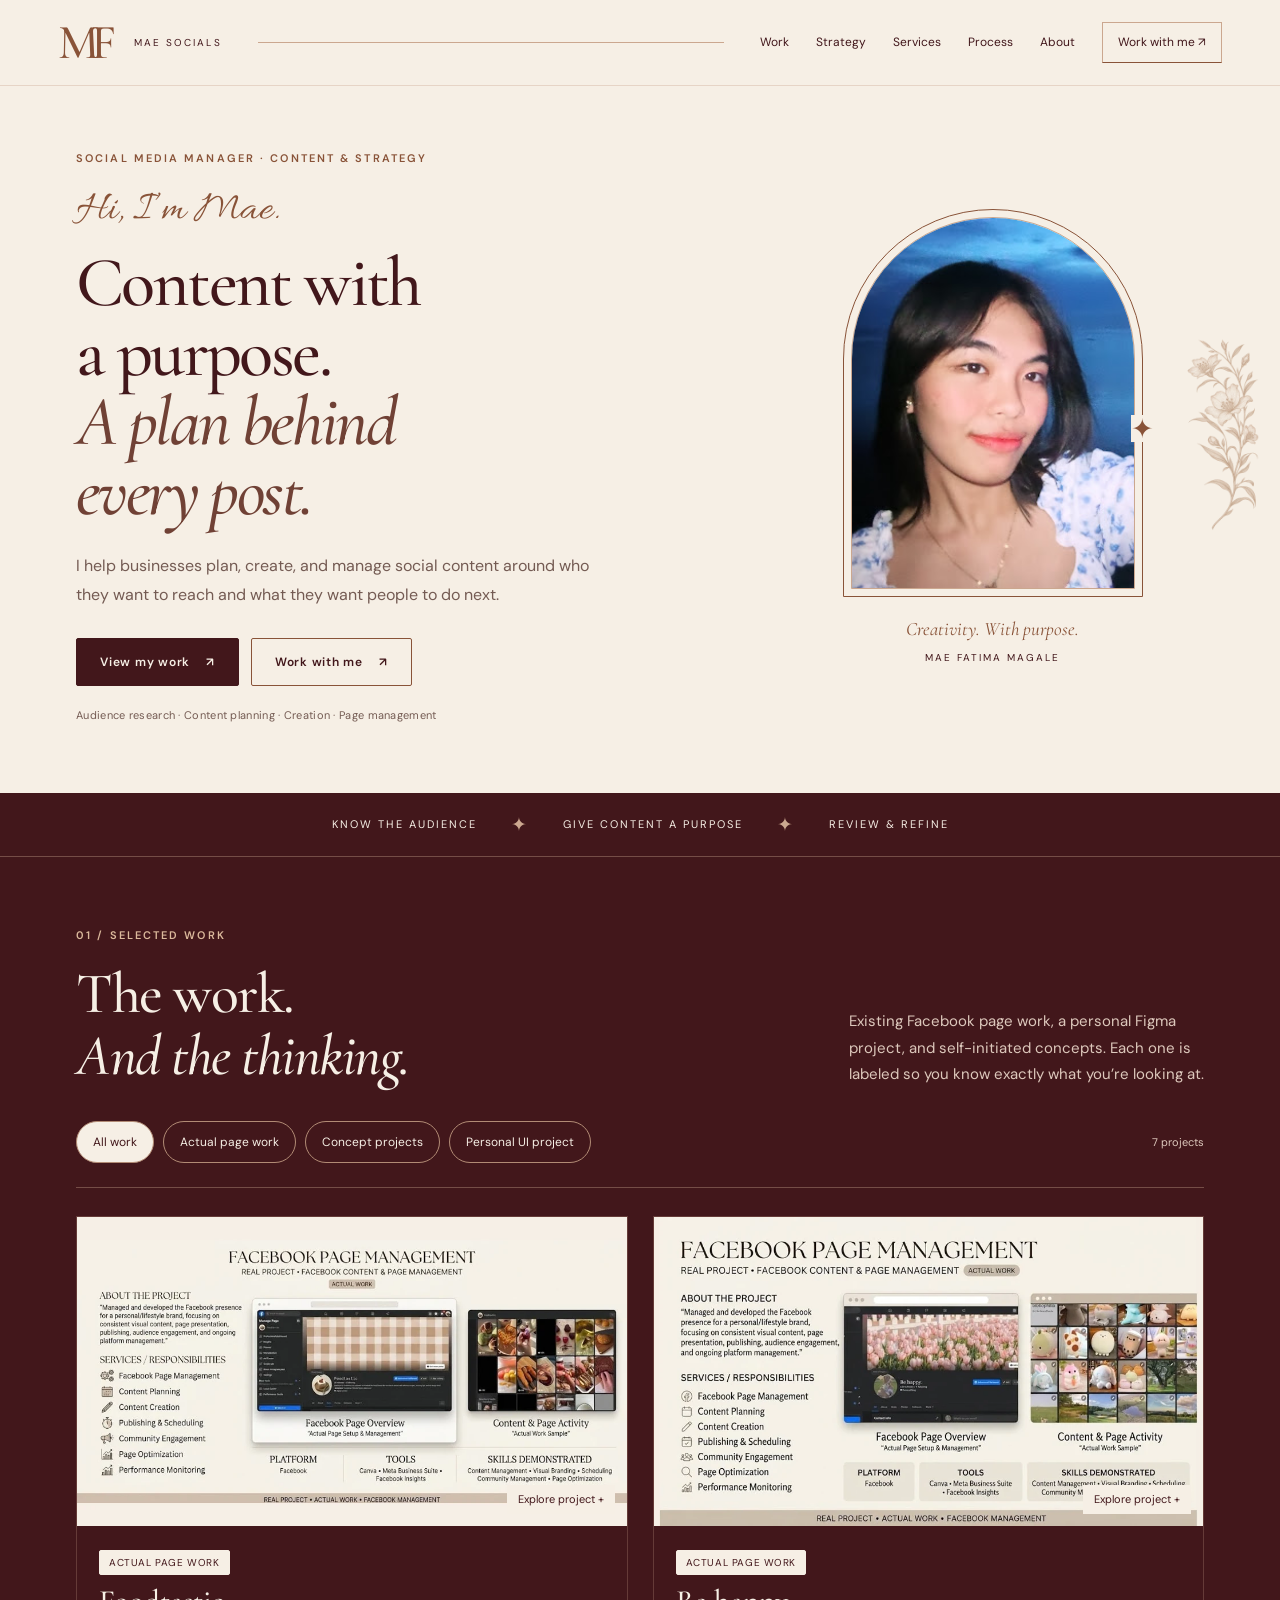
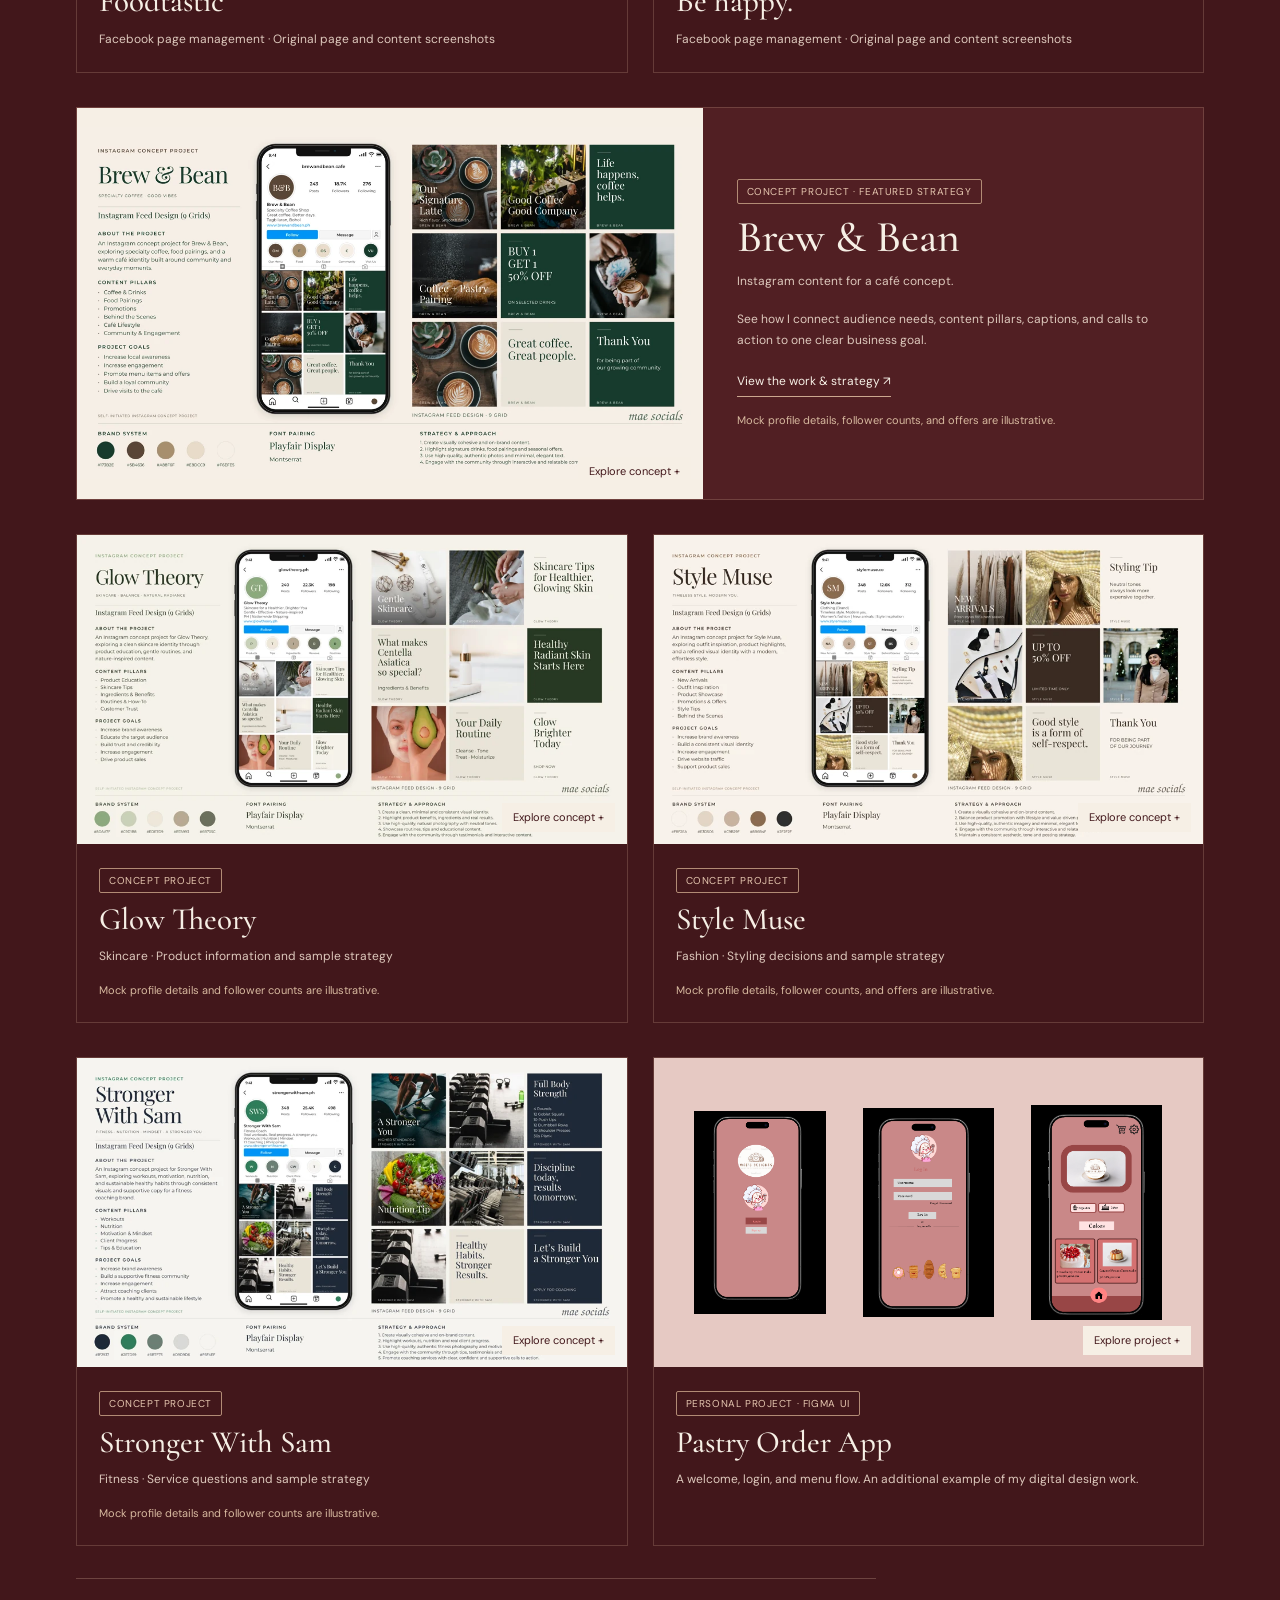
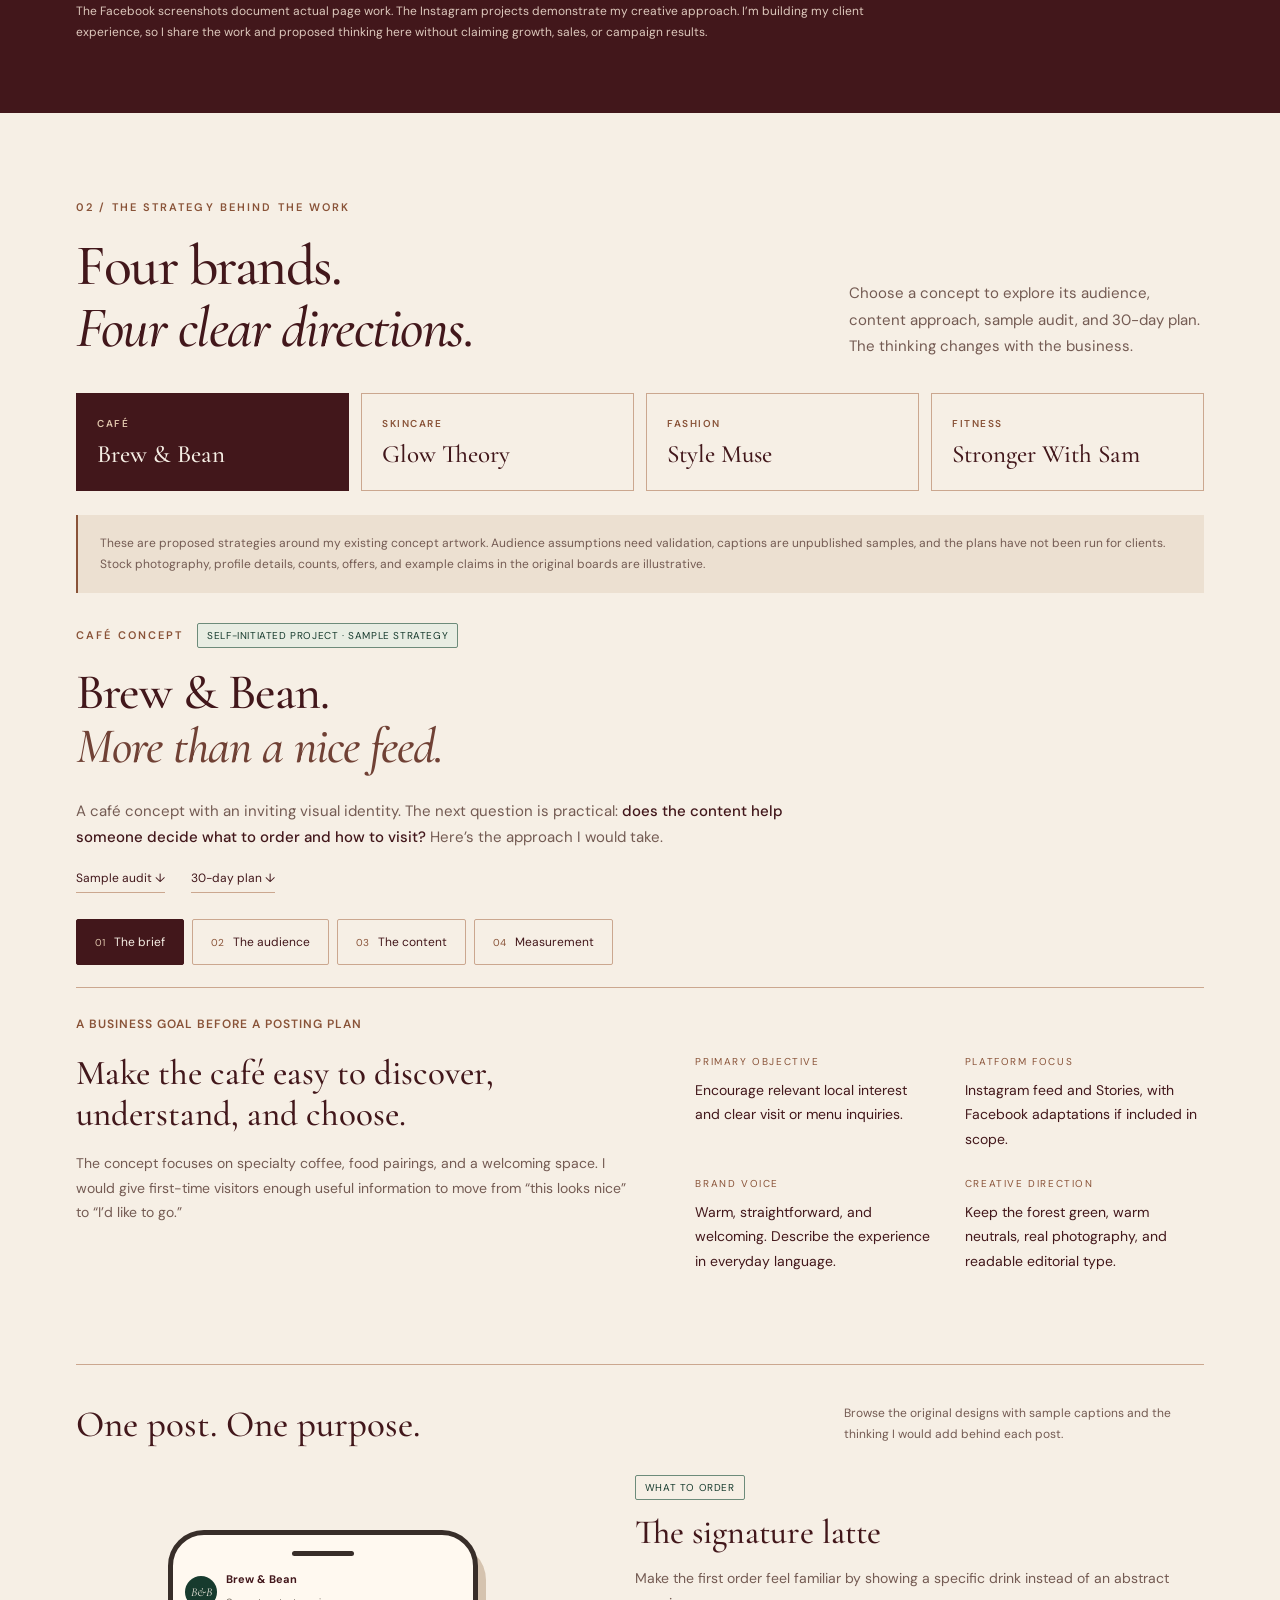
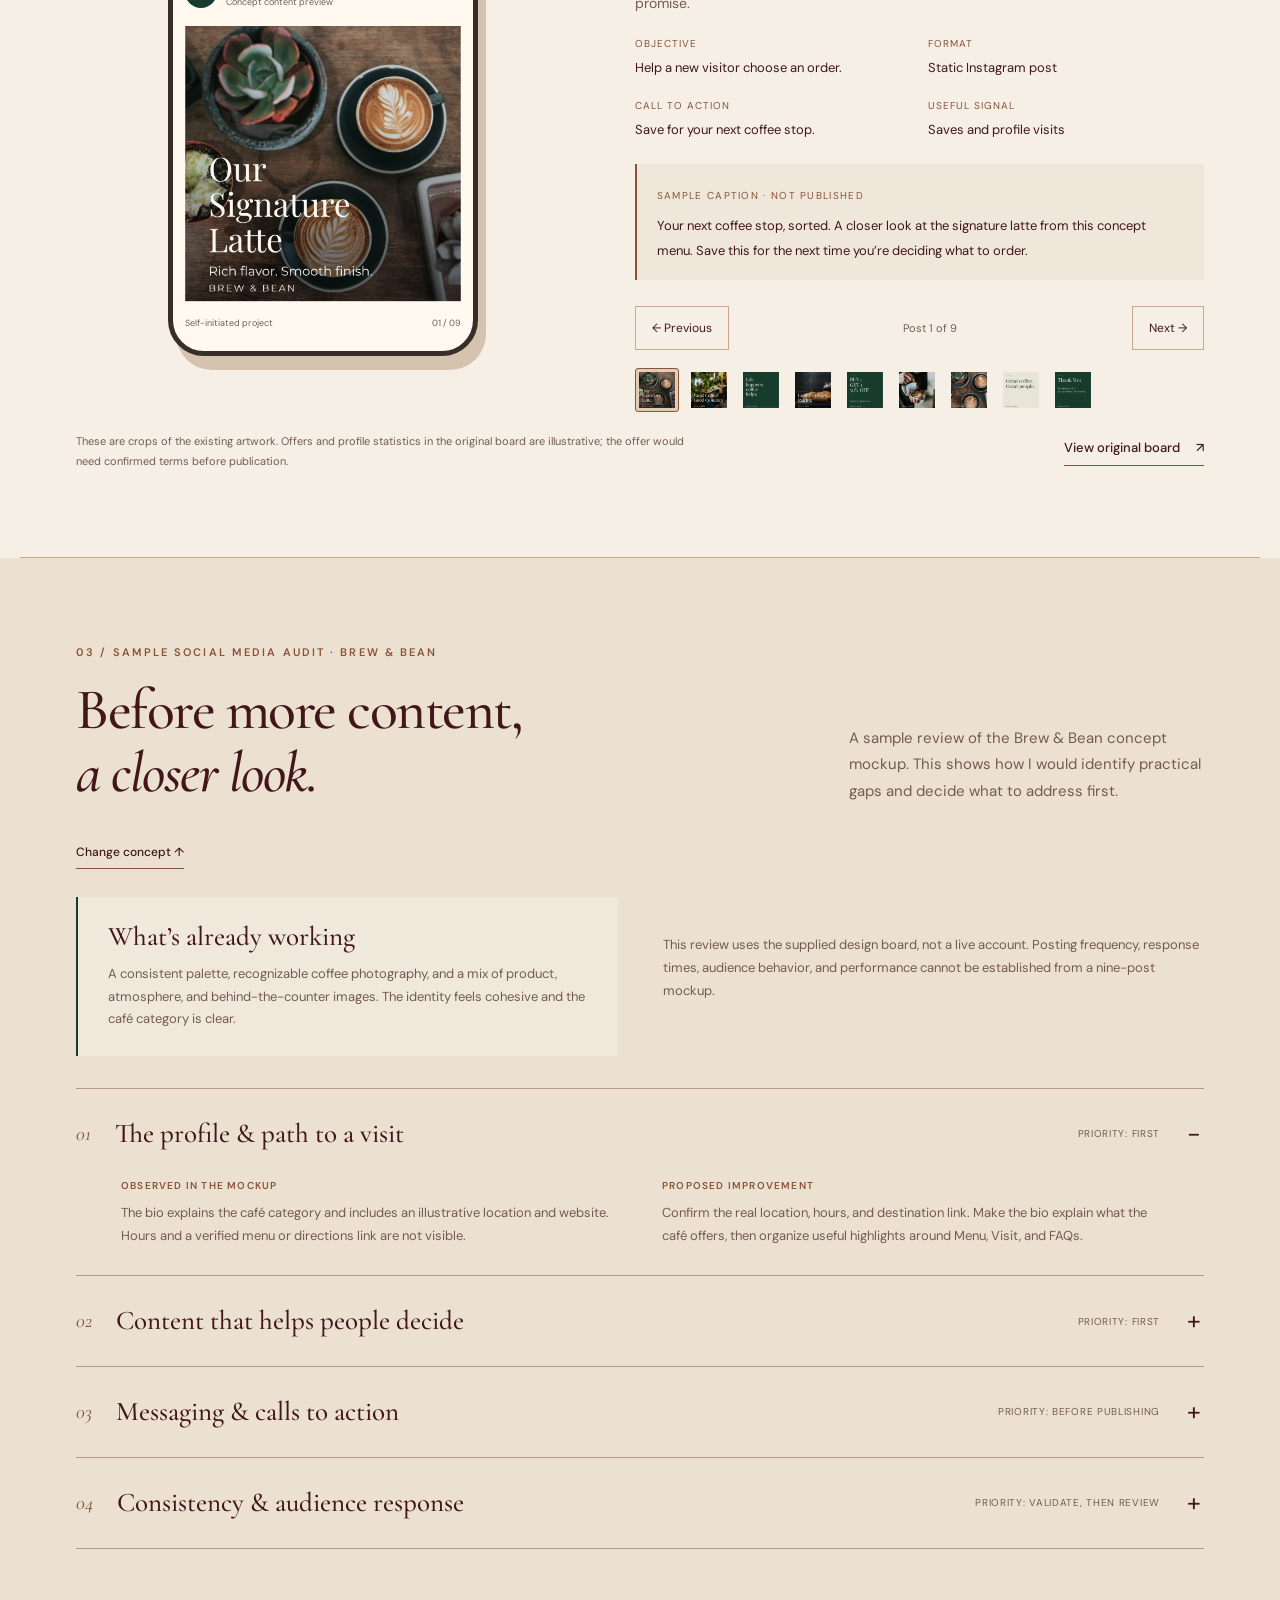
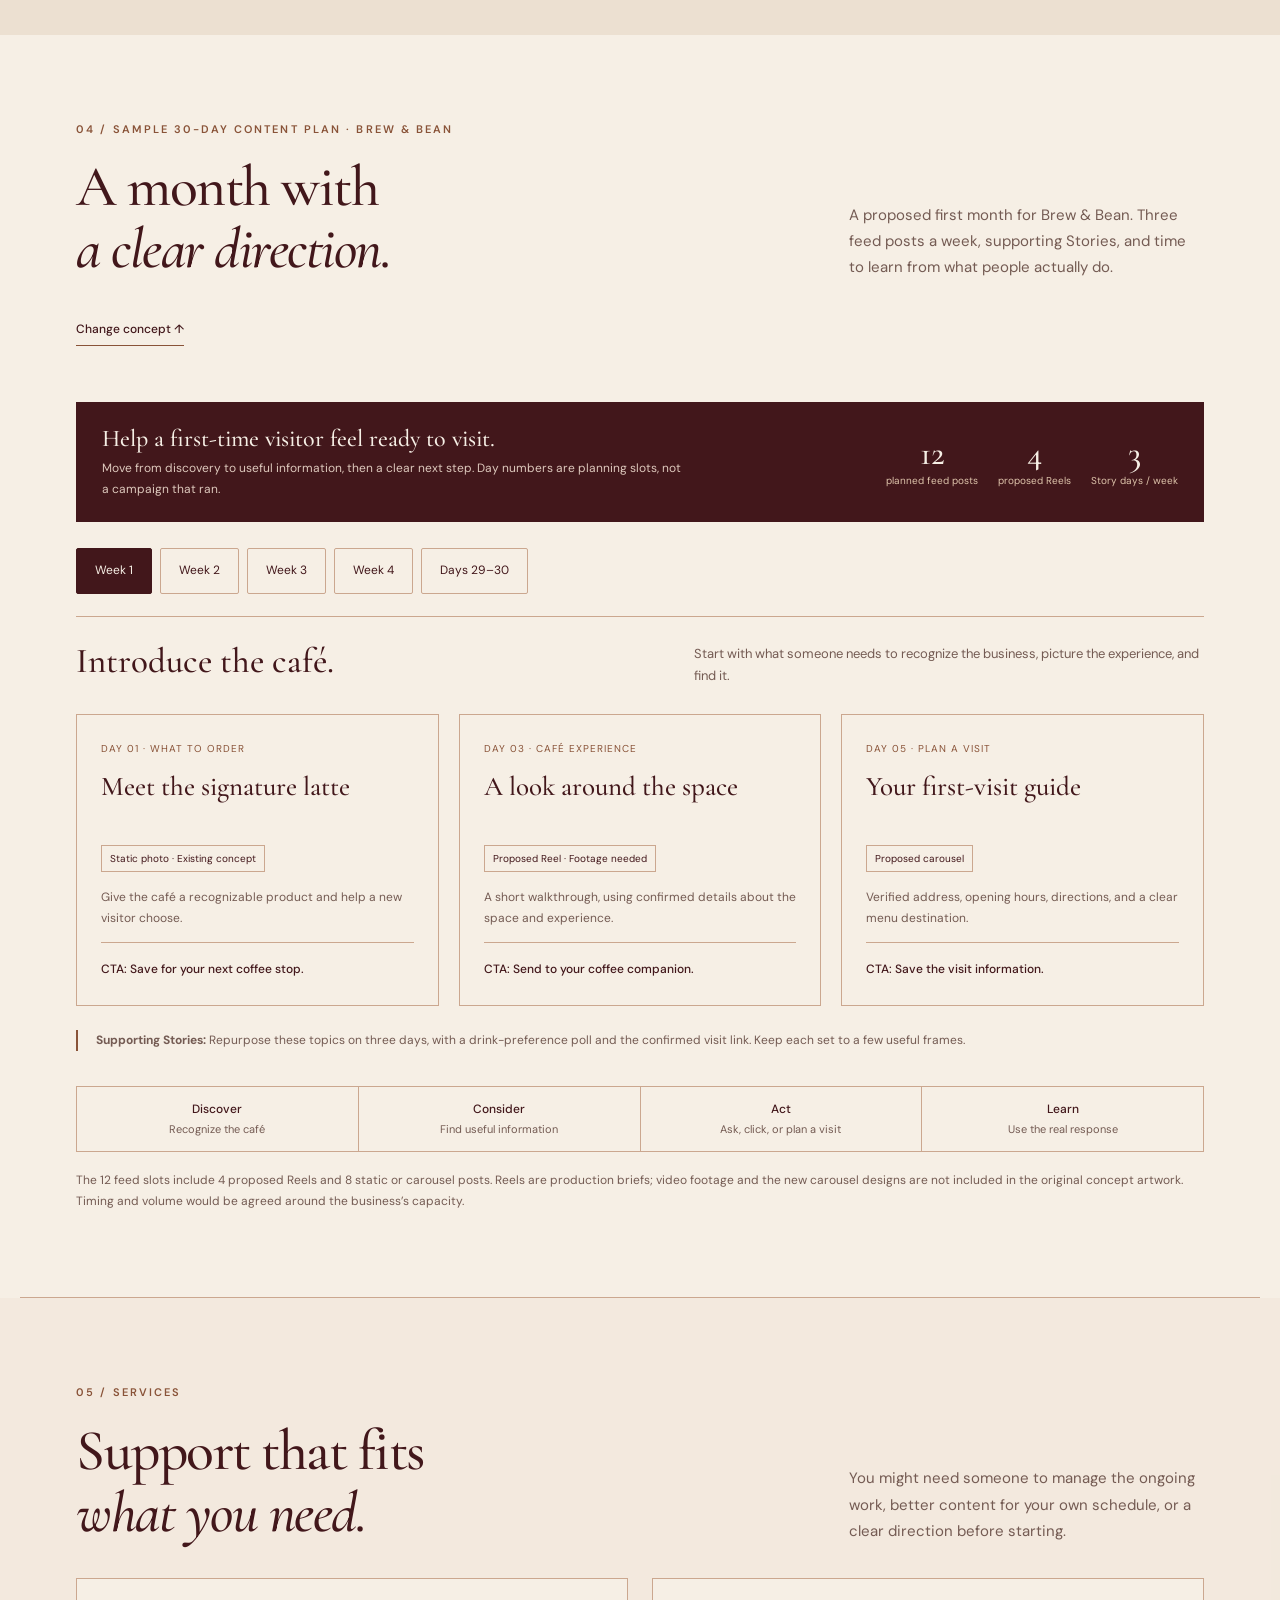
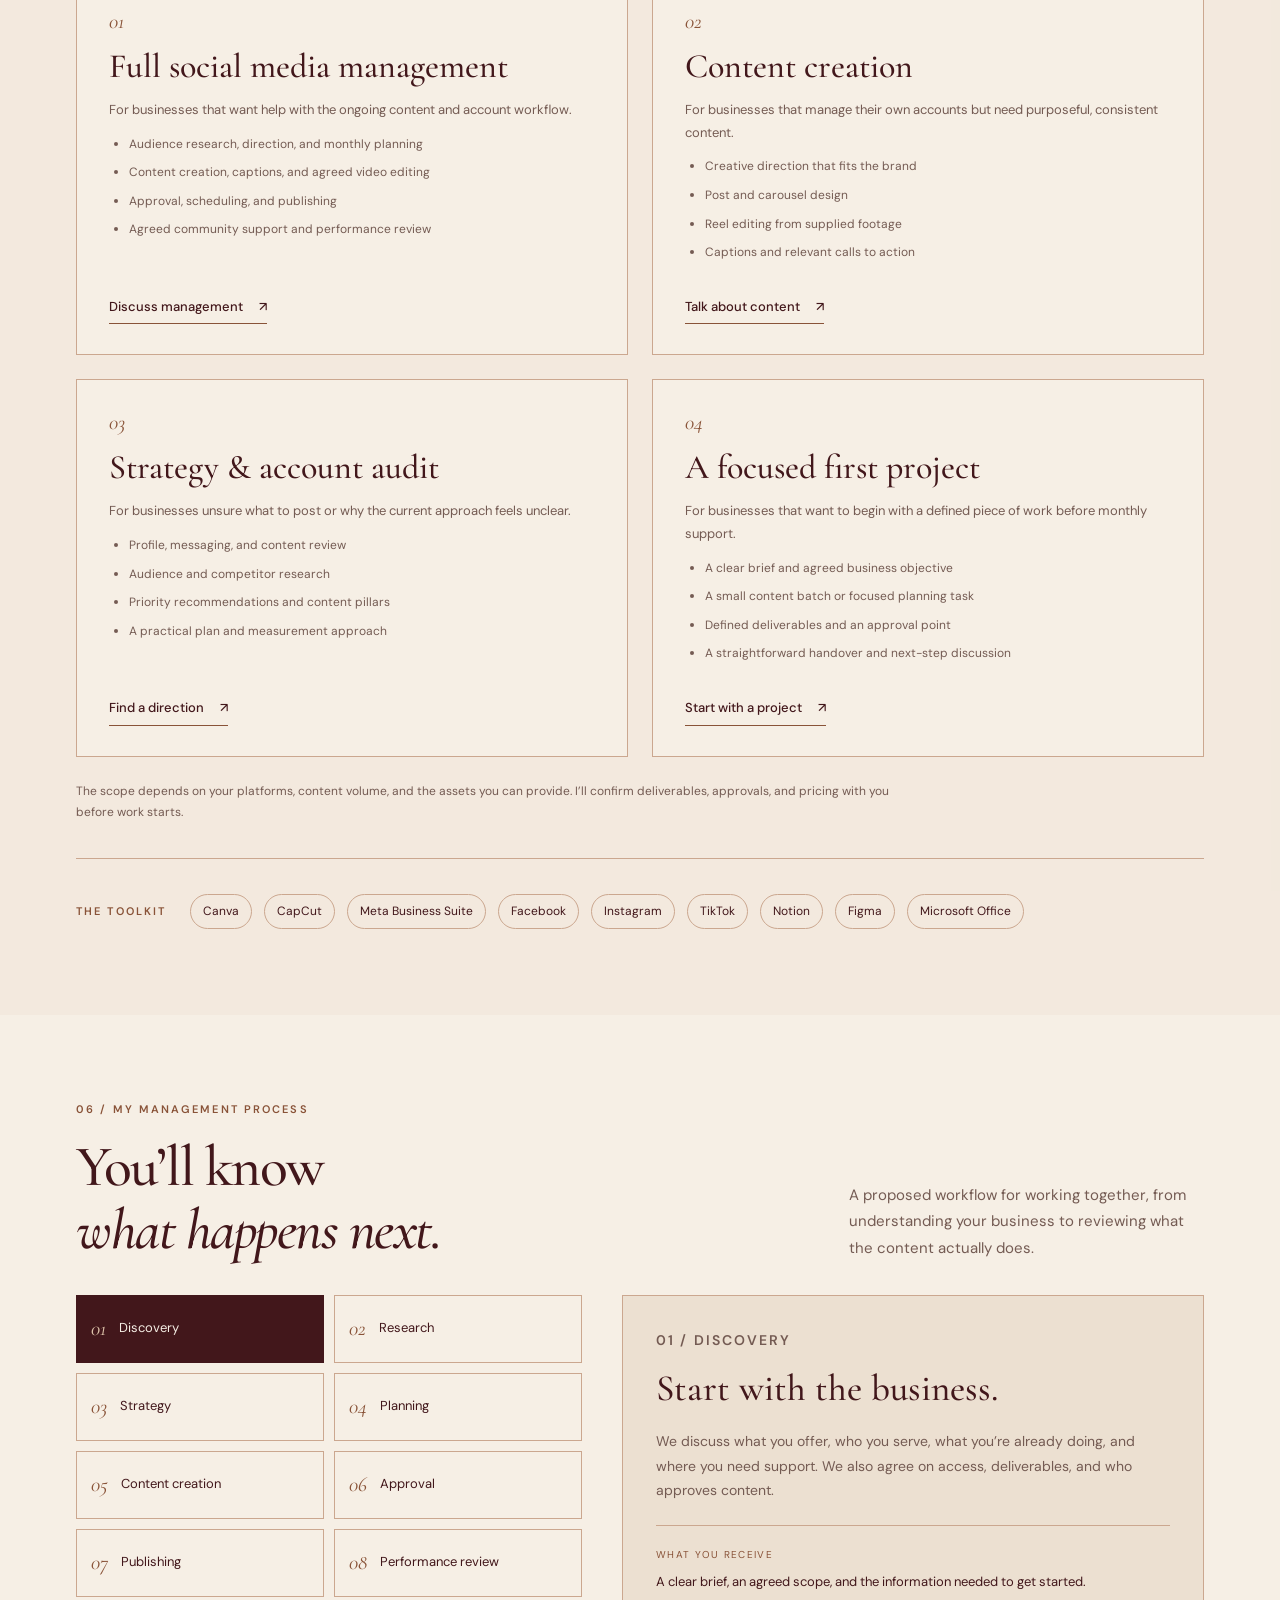
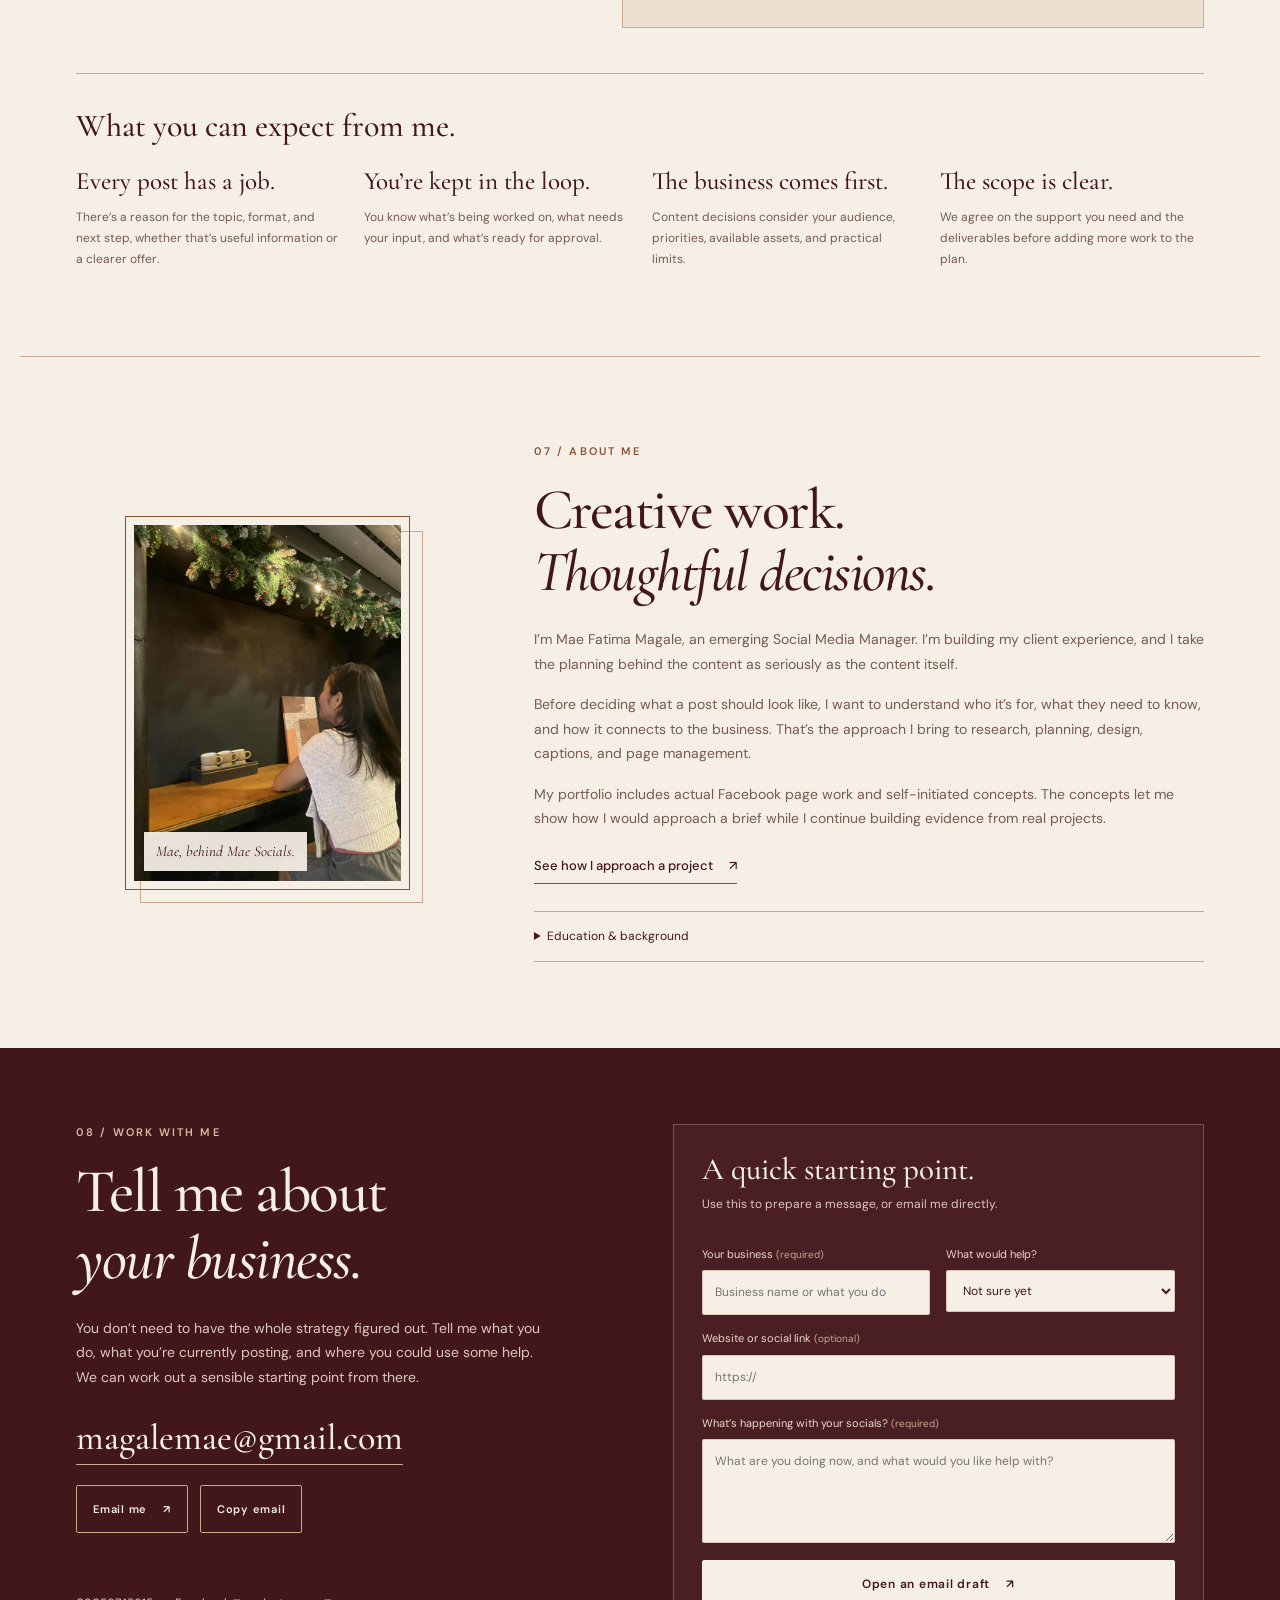
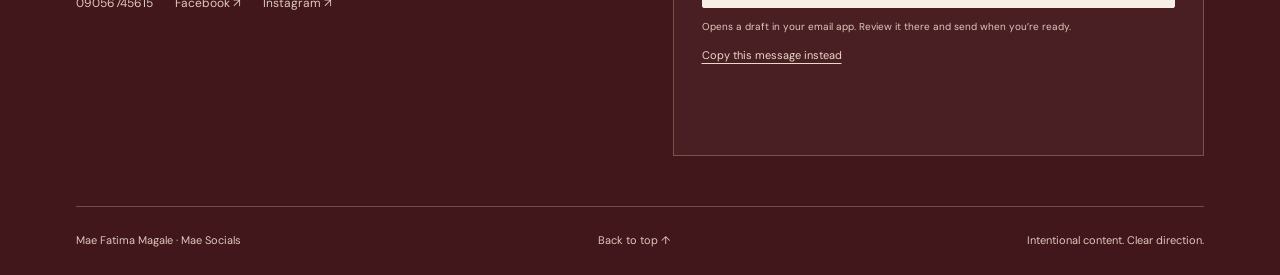
<file: index.html>
<!doctype html>
<html lang="en">
<head>
<meta charset="utf-8"><meta name="viewport" content="width=device-width,initial-scale=1"><meta name="portfolio-release" content="ALL-BRANDS-20261004"><meta name="theme-color" content="#42171b">
<title>Mae Socials | Intentional Social Media Management</title>
<meta name="description" content="Mae Fatima Magale helps businesses plan, create, and manage social content with a clear purpose. Explore actual page work, transparent concept projects, and four tailored sample strategies.">
<link rel="icon" type="image/svg+xml" href="data:image/svg+xml,%3Csvg xmlns='http://www.w3.org/2000/svg' viewBox='0 0 64 64'%3E%3Crect width='64' height='64' rx='16' fill='%2342171b'/%3E%3Ctext x='32' y='46' text-anchor='middle' font-family='Georgia' font-size='46' fill='%23f6efe5'%3Em%3C/text%3E%3C/svg%3E">
<link rel="stylesheet" href="portfolio-all-brands-20261004.css"><script src="portfolio-all-brands-20261004.js" defer></script>
</head>
<body>
<a class="skip" href="#main">Skip to content</a>
<header class="header"><a class="brand" href="#home" aria-label="Mae Socials, home"><span class="wordmark">MF</span><span class="brand-name">Mae Socials</span></a><span class="header-rule" aria-hidden="true"></span><button class="menu-toggle" aria-expanded="false" aria-controls="navigation">Menu</button><nav id="navigation" aria-label="Main navigation"><a href="#work">Work</a><a href="#strategy">Strategy</a><a href="#services">Services</a><a href="#process">Process</a><a href="#about">About</a><a href="#contact" class="nav-contact">Work with me <span aria-hidden="true">↗</span></a></nav></header>
<main id="main">
<section class="hero wrap" id="home"><div class="hero-copy"><p class="eyebrow">Social media manager · Content & strategy</p><p class="hello">Hi, I’m Mae.</p><h1>Content with<br>a purpose.<em>A plan behind<br>every post.</em></h1><p class="intro">I help businesses plan, create, and manage social content around who they want to reach and what they want people to do next.</p><div class="hero-actions"><a href="#work" class="button primary">View my work <span aria-hidden="true">↗</span></a><a href="#contact" class="button secondary">Work with me <span aria-hidden="true">↗</span></a></div><p class="hero-note">Audience research · Content planning · Creation · Page management</p></div><div class="hero-visual"><div class="portrait-frame"><img src="assets/mae-home-original-v2.jpg" alt="Mae Fatima Magale in a blue floral top" width="560" height="560" fetchpriority="high"></div><span class="portrait-caption">Creativity. With purpose.</span><span class="hero-name">Mae Fatima Magale</span></div></section>
<div class="discipline-strip" aria-label="My approach"><span>Know the audience</span><b aria-hidden="true">✦</b><span>Give content a purpose</span><b aria-hidden="true">✦</b><span>Review & refine</span></div>

<section class="work-section" id="work"><div class="wrap">
<div class="section-top" data-reveal><div><p class="eyebrow">01 / Selected work</p><h2>The work.<br><em>And the thinking.</em></h2></div><p class="section-intro">Existing Facebook page work, a personal Figma project, and self-initiated concepts. Each one is labeled so you know exactly what you’re looking at.</p></div>
<div class="work-toolbar"><div class="filters" role="group" aria-label="Filter portfolio projects"><button data-filter="all" aria-pressed="true">All work</button><button data-filter="management" aria-pressed="false">Actual page work</button><button data-filter="social" aria-pressed="false">Concept projects</button><button data-filter="ui" aria-pressed="false">Personal UI project</button></div><span id="work-count" role="status">7 projects</span></div>
<div class="project-grid" id="project-grid">
<article class="project" data-category="management"><a class="project-link" data-project="food" href="assets/facebook-food-board.jpg"><div class="project-cover"><img src="assets/previews/facebook-food.webp" width="960" height="540" loading="lazy" alt="Foodtastic Facebook page-management board from Mae’s original portfolio"><span class="open-label">Explore project +</span></div><div class="project-meta"><span class="badge actual">Actual page work</span><h3>Foodtastic</h3><p>Facebook page management · Original page and content screenshots</p></div></a></article>
<article class="project" data-category="management"><a class="project-link" data-project="floral" href="assets/facebook-floral-board.jpg"><div class="project-cover"><img src="assets/previews/facebook-floral.webp" width="960" height="540" loading="lazy" alt="Be happy. Facebook page-management board from Mae’s original portfolio"><span class="open-label">Explore project +</span></div><div class="project-meta"><span class="badge actual">Actual page work</span><h3>Be happy.</h3><p>Facebook page management · Original page and content screenshots</p></div></a></article>
<article class="project featured" data-category="social"><a class="project-link" data-project="brew" href="assets/brew-bean-concept-20261002.png"><div class="project-cover"><img src="assets/previews/brew.webp" width="1200" height="675" loading="lazy" alt="Brew & Bean concept board with the original Instagram phone mockup and nine café posts"><span class="open-label">Explore concept +</span></div><div class="project-meta"><span class="badge">Concept project · Featured strategy</span><h3>Brew & Bean</h3><p>Instagram content for a café concept.</p><p class="project-teaser">See how I connect audience needs, content pillars, captions, and calls to action to one clear business goal.</p><span class="project-action">View the work & strategy <span aria-hidden="true">↗</span></span><p class="project-footnote">Mock profile details, follower counts, and offers are illustrative.</p></div></a></article>
<article class="project" data-category="social"><a class="project-link" data-project="glow" href="assets/glow-theory-concept-20261002.png"><div class="project-cover"><img src="assets/previews/glow.webp" width="960" height="540" loading="lazy" alt="Glow Theory concept board with its original skincare posts and Instagram phone mockup"><span class="open-label">Explore concept +</span></div><div class="project-meta"><span class="badge">Concept project</span><h3>Glow Theory</h3><p>Skincare · Product information and sample strategy</p><p class="project-footnote">Mock profile details and follower counts are illustrative.</p></div></a></article>
<article class="project" data-category="social"><a class="project-link" data-project="style" href="assets/style-muse-concept-20261002.png"><div class="project-cover"><img src="assets/previews/style.webp" width="960" height="540" loading="lazy" alt="Style Muse concept board with its original fashion posts and Instagram phone mockup"><span class="open-label">Explore concept +</span></div><div class="project-meta"><span class="badge">Concept project</span><h3>Style Muse</h3><p>Fashion · Styling decisions and sample strategy</p><p class="project-footnote">Mock profile details, follower counts, and offers are illustrative.</p></div></a></article>
<article class="project" data-category="social"><a class="project-link" data-project="sam" href="assets/stronger-with-sam-concept-20261002.png"><div class="project-cover"><img src="assets/previews/sam.webp" width="960" height="540" loading="lazy" alt="Stronger With Sam concept board with its original fitness posts and Instagram phone mockup"><span class="open-label">Explore concept +</span></div><div class="project-meta"><span class="badge">Concept project</span><h3>Stronger With Sam</h3><p>Fitness · Service questions and sample strategy</p><p class="project-footnote">Mock profile details and follower counts are illustrative.</p></div></a></article>
<article class="project" data-category="ui"><a class="project-link" data-project="pastry" href="assets/pastry-menu.png"><div class="project-cover"><div class="phone-set"><img src="assets/pastry-welcome.png" width="515" height="796" loading="lazy" alt="Original pastry-ordering app welcome screen"><img src="assets/pastry-login.png" width="496" height="787" loading="lazy" alt="Original pastry-ordering app login screen"><img src="assets/pastry-menu.png" width="471" height="771" loading="lazy" alt="Original pastry-ordering app menu screen"></div><span class="open-label">Explore project +</span></div><div class="project-meta"><span class="badge">Personal project · Figma UI</span><h3>Pastry Order App</h3><p>A welcome, login, and menu flow. An additional example of my digital design work.</p></div></a></article>
</div><p class="evidence-note">The Facebook screenshots document actual page work. The Instagram projects demonstrate my creative approach. I’m building my client experience, so I share the work and proposed thinking here without claiming growth, sales, or campaign results.</p><noscript><p class="noscript-note">You can open every original project image above. The strategy and workflow below are fully readable; JavaScript adds galleries, filters, and the email-draft helper.</p></noscript></div></section>

<section class="strategy section wrap" id="strategy">
<div class="section-top" data-reveal><div><p class="eyebrow">02 / The strategy behind the work</p><h2>Four brands.<br><em>Four clear directions.</em></h2></div><p class="section-intro">Choose a concept to explore its audience, content approach, sample audit, and 30-day plan. The thinking changes with the business.</p></div><div class="brand-picker" role="group" aria-label="Choose a concept for the strategy, audit, and month plan"><button type="button" class="brand-option" data-select-brand="brew" aria-pressed="true" aria-controls="strategy-brew audit-brew plan-brew"><span>Café</span>Brew &amp; Bean</button><button type="button" class="brand-option" data-select-brand="glow" aria-pressed="false" aria-controls="strategy-glow audit-glow plan-glow"><span>Skincare</span>Glow Theory</button><button type="button" class="brand-option" data-select-brand="style" aria-pressed="false" aria-controls="strategy-style audit-style plan-style"><span>Fashion</span>Style Muse</button><button type="button" class="brand-option" data-select-brand="sam" aria-pressed="false" aria-controls="strategy-sam audit-sam plan-sam"><span>Fitness</span>Stronger With Sam</button></div><p class="sr-only" id="brand-status" role="status" aria-atomic="true"></p><p class="case-context">These are proposed strategies around my existing concept artwork. Audience assumptions need validation, captions are unpublished samples, and the plans have not been run for clients. Stock photography, profile details, counts, offers, and example claims in the original boards are illustrative.</p>
<article class="brand-study" id="strategy-brew" data-brand-panel="brew" aria-labelledby="strategy-title-brew" tabindex="-1"><div><div class="case-heading"><p class="eyebrow">Café concept</p><span class="badge">Self-initiated project · Sample strategy</span></div><h3 class="brand-study-title" id="strategy-title-brew">Brew &amp; Bean.<br><em>More than a nice feed.</em></h3><p class="case-intro">A café concept with an inviting visual identity. The next question is practical: <strong>does the content help someone decide what to order and how to visit?</strong> Here’s the approach I would take.</p></div>
<nav class="case-jumps" aria-label="Brew &amp; Bean case sections"><a href="#audit-brew">Sample audit ↓</a><a href="#plan-brew">30-day plan ↓</a></nav>
<div class="tabs" data-tabs="case" role="tablist" aria-label="Explore Brew & Bean strategy"><button id="case-tab-brief" role="tab" aria-controls="case-brief" aria-selected="true"><span>01</span>The brief</button><button id="case-tab-audience" role="tab" aria-controls="case-audience" aria-selected="false"><span>02</span>The audience</button><button id="case-tab-content" role="tab" aria-controls="case-content" aria-selected="false"><span>03</span>The content</button><button id="case-tab-measure" role="tab" aria-controls="case-measure" aria-selected="false"><span>04</span>Measurement</button></div>
<div class="tab-panel" id="case-brief" role="tabpanel" aria-labelledby="case-tab-brief" tabindex="0"><p class="panel-label">A business goal before a posting plan</p><div class="brief-layout"><div><p class="brief-lead">Make the café easy to discover, understand, and choose.</p><p>The concept focuses on specialty coffee, food pairings, and a welcoming space. I would give first-time visitors enough useful information to move from “this looks nice” to “I’d like to go.”</p></div><dl class="definition-grid"><div><dt>Primary objective</dt><dd>Encourage relevant local interest and clear visit or menu inquiries.</dd></div><div><dt>Platform focus</dt><dd>Instagram feed and Stories, with Facebook adaptations if included in scope.</dd></div><div><dt>Brand voice</dt><dd>Warm, straightforward, and welcoming. Describe the experience in everyday language.</dd></div><div><dt>Creative direction</dt><dd>Keep the forest green, warm neutrals, real photography, and readable editorial type.</dd></div></dl></div></div>
<div class="tab-panel" id="case-audience" role="tabpanel" aria-labelledby="case-tab-audience" tabindex="0"><p class="panel-label">Audience hypothesis · To validate with the business</p><div class="detail-grid"><article class="detail-card"><h3>Who the content could speak to</h3><p>People near the café looking for a coffee stop, somewhere to catch up with a friend, or a comfortable place to spend a quiet hour.</p><p>They may want to know what’s on the menu, what it costs, where the café is, and what the space feels like before deciding to visit.</p></article><article class="detail-card"><h3>What I would check first</h3><p>Ask the owner about regular customers, common questions, busiest times, and popular items. Review account insights and compare how nearby cafés explain their menus and visit information.</p><p>Wi-Fi, seating, accessibility, hours, and dietary options would only appear in content after the business confirms them.</p></article></div></div>
<div class="tab-panel" id="case-content" role="tabpanel" aria-labelledby="case-tab-content" tabindex="0"><p class="panel-label">Four pillars, each with a job to do</p><div class="pillars"><article class="pillar"><span class="pillar-number">01</span><h3>What to order</h3><p>Drinks, menu explanations, and pairings. Help someone picture their first order.</p></article><article class="pillar"><span class="pillar-number">02</span><h3>The café experience</h3><p>Space, atmosphere, and everyday moments. Show what a visit could feel like.</p></article><article class="pillar"><span class="pillar-number">03</span><h3>Behind the counter</h3><p>Preparation and barista details. Make the care behind the product visible.</p></article><article class="pillar"><span class="pillar-number">04</span><h3>Plan a visit</h3><p>Confirmed hours, location, menu links, and useful answers. Make the next step clear.</p></article></div><div class="posting-direction"><div><h4>Format follows the message</h4><p>Use a photo for a product detail, a carousel for useful information, a Reel for preparation or atmosphere, and Stories for questions and reminders.</p></div><div><h4>One clear next step</h4><p>Match the CTA to the post: save an idea, reply with a preference, open the confirmed menu, or ask a specific visit question.</p></div></div></div>
<div class="tab-panel" id="case-measure" role="tabpanel" aria-labelledby="case-tab-measure" tabindex="0"><p class="panel-label">Success metrics I would track · No results claimed</p><div class="table-scroll"><table><thead><tr><th scope="col">Question</th><th scope="col">Metric</th><th scope="col">How it informs the next month</th></tr></thead><tbody><tr><td>Are people discovering the café?</td><td>Reach, non-follower reach where available, and profile visits</td><td>Compare which topics bring people to the profile; check whether the audience is relevant locally.</td></tr><tr><td>Is the content useful?</td><td>Saves, shares, and meaningful comments</td><td>Repeat topics that help people choose, plan, or share a visit with someone.</td></tr><tr><td>Are people taking a next step?</td><td>Menu or website link taps, and relevant inquiries</td><td>Review the clarity of the offer, visit information, and CTA.</td></tr><tr><td>Which formats deserve more time?</td><td>Engagement relative to reach; Reel watch time where available</td><td>Compare similar formats and topics rather than judging everything by likes.</td></tr></tbody></table></div><p class="measurement-note">I’d record a baseline and compare equivalent periods. A reach-based engagement rate would be (likes + comments + saves + shares) ÷ reach × 100. Café visits or sales would need business records or trackable attribution; profile activity alone would not prove them.</p></div>
<div class="sample-gallery" id="case-gallery" data-gallery="brew"><div class="gallery-heading"><h3>One post. One purpose.</h3><p>Browse the original designs with sample captions and the thinking I would add behind each post.</p></div><div class="gallery-layout"><div class="sample-phone"><div class="phone-speaker" aria-hidden="true"></div><div class="phone-profile"><span class="phone-avatar" aria-hidden="true">B&B</span><div><strong>Brew & Bean</strong><small>Concept content preview</small></div></div><div class="phone-post"><img data-slide-image src="assets/posts/brew-1.webp" alt="Original Brew & Bean signature latte concept post" width="463" height="463" loading="lazy"></div><div class="phone-footer"><span>Self-initiated project</span><span data-phone-position>01 / 09</span></div></div><div class="gallery-copy"><span class="badge" data-slide-pillar>What to order</span><h4 data-slide-title>The signature latte</h4><p data-slide-purpose>Make the first order feel familiar by showing a specific drink instead of an abstract promise.</p><dl class="gallery-details"><div><dt>Objective</dt><dd data-slide-objective>Help a new visitor choose an order.</dd></div><div><dt>Format</dt><dd data-slide-format>Static Instagram post</dd></div><div><dt>Call to action</dt><dd data-slide-cta>Save for your next coffee stop.</dd></div><div><dt>Useful signal</dt><dd data-slide-signal>Saves and profile visits</dd></div></dl><div class="caption-box"><span>Sample caption · Not published</span><p data-slide-caption>Your next coffee stop, sorted. A closer look at the signature latte from this concept menu. Save this for the next time you’re deciding what to order.</p></div><div class="gallery-controls"><button data-slide-prev aria-label="Previous Brew & Bean sample post">← Previous</button><span class="gallery-position" data-slide-position role="status">Post 1 of 9</span><button data-slide-next aria-label="Next Brew & Bean sample post">Next →</button></div><div class="gallery-thumbnails" data-slide-thumbnails aria-label="Choose a Brew & Bean sample post"></div></div></div><div class="gallery-source"><p>These are crops of the existing artwork. Offers and profile statistics in the original board are illustrative; the offer would need confirmed terms before publication.</p><a class="text-link" data-project="brew" href="assets/brew-bean-concept-20261002.png">View original board <span aria-hidden="true">↗</span></a></div></div>
</article>
<article class="brand-study" id="strategy-glow" data-brand-panel="glow" aria-labelledby="strategy-title-glow" tabindex="-1"><div class="case-heading"><p class="eyebrow">Skincare concept</p><span class="badge">Self-initiated project · Sample strategy</span></div><h3 class="brand-study-title" id="strategy-title-glow">Glow Theory.<br><em>Clear information. Calm creative direction.</em></h3><p class="case-intro">The artwork gives this skincare concept a soft, recognizable identity. I would build on that with content that helps someone understand what is being shown, find approved product details, and ask a useful question before choosing.</p><nav class="case-jumps" aria-label="Glow Theory case sections"><a href="#audit-glow">Sample audit ↓</a><a href="#plan-glow">30-day plan ↓</a></nav><div class="tabs" data-tabs="case-glow" role="tablist" aria-label="Explore Glow Theory strategy"><button type="button" id="case-glow-tab-brief" role="tab" aria-controls="case-glow-brief" aria-selected="true"><span>01</span>The brief</button><button type="button" id="case-glow-tab-audience" role="tab" aria-controls="case-glow-audience" aria-selected="false"><span>02</span>The audience</button><button type="button" id="case-glow-tab-content" role="tab" aria-controls="case-glow-content" aria-selected="false"><span>03</span>The content</button><button type="button" id="case-glow-tab-measure" role="tab" aria-controls="case-glow-measure" aria-selected="false"><span>04</span>Measurement</button></div><div class="tab-panel" id="case-glow-brief" role="tabpanel" aria-labelledby="case-glow-tab-brief" tabindex="0"><p class="panel-label">A business goal before a posting plan</p><div class="brief-layout"><div><p class="brief-lead">Make product consideration feel clearer.</p><p>A hypothetical skincare brand using product photography, botanical imagery, and education-style layouts. Its actual catalogue, formulas, prices, and sales channel would need to be established in discovery.</p></div><dl class="definition-grid"><div><dt>Primary objective</dt><dd>Encourage visits to approved product information and specific product inquiries.</dd></div><div><dt>Platform focus</dt><dd>Instagram feed and Stories for product discovery and questions. Adapt approved assets to Facebook if included in scope.</dd></div><div><dt>Brand voice</dt><dd>Clear, calm, and approachable. Explain one thing at a time, without pressure or promises about skin outcomes.</dd></div><div><dt>Creative direction</dt><dd>Soft neutrals, botanical tones, close product details, generous spacing, and readable editorial type.</dd></div></dl></div></div><div class="tab-panel" id="case-glow-audience" role="tabpanel" aria-labelledby="case-glow-tab-audience" tabindex="0"><p class="panel-label">Audience hypothesis · To validate with the business</p><div class="detail-grid"><article class="detail-card"><h3>Who the content could speak to</h3><p>Hypothesis: people comparing skincare products who want straightforward information before adding something to their routine.</p><p>Their questions may concern what the product is, its full ingredient list, approved directions, pack size, price, and where to buy. Their interest is useful information alongside a calm, coherent visual identity.</p></article><article class="detail-card"><h3>What I would check first</h3><p>Ask the business which products it actually sells, what shoppers ask, and which information is approved. Review real account questions, product-page content, and comparable brands’ paths from a post to product information.</p><p>Use those findings to test the audience hypothesis. Have ingredient, usage, and benefit wording reviewed against approved product information; seek appropriate expert input for educational advice.</p></article></div></div><div class="tab-panel" id="case-glow-content" role="tabpanel" aria-labelledby="case-glow-tab-content" tabindex="0"><p class="panel-label">Four pillars, each with a job to do</p><div class="pillars"><article class="pillar"><span class="pillar-number">01</span><h3>Product details</h3><p>Category, packaging, and approved product facts. Help people understand the product before considering it.</p></article><article class="pillar"><span class="pillar-number">02</span><h3>Routine information</h3><p>Readable summaries of approved directions and common questions. Give people something useful to revisit.</p></article><article class="pillar"><span class="pillar-number">03</span><h3>Brand identity</h3><p>Botanical images, product details, and a calm tone. Keep the concept recognizable without promising a result.</p></article><article class="pillar"><span class="pillar-number">04</span><h3>Questions &amp; next steps</h3><p>Product FAQs, a verified information link, and a clear inquiry route. Help people find what the artwork cannot explain.</p></article></div><div class="posting-direction"><div><h4>Format follows the message</h4><p>Use a still image for a product detail, a carousel for approved facts or FAQs, a Reel to show packaging from several angles, and Stories to collect product-information questions.</p></div><div><h4>One clear next step</h4><p>Move from “save the checklist” to “read the approved product page” or “ask a product question.” Keep one next step per post and check the destination before publishing.</p></div></div></div><div class="tab-panel" id="case-glow-measure" role="tabpanel" aria-labelledby="case-glow-tab-measure" tabindex="0"><p class="panel-label">Success metrics I would track · No results claimed</p><div class="table-scroll"><table><caption class="sr-only">Proposed measurement for Glow Theory</caption><thead><tr><th scope="col">Question</th><th scope="col">Metric</th><th scope="col">How it informs the next month</th></tr></thead><tbody><tr><td>Is the category attracting relevant interest?</td><td>Reach, profile visits, and the topics of incoming questions</td><td>Review whether people understand the product category; refine the introduction if the same basic questions persist.</td></tr><tr><td>Is the information useful?</td><td>Saves, shares, and specific questions on information posts</td><td>Repeat useful explanations and turn recurring questions into approved FAQs.</td></tr><tr><td>Can people find the product details?</td><td>Product-information link taps and relevant product inquiries</td><td>Review whether the caption, destination, and product facts support the next step.</td></tr><tr><td>Which content deserves more production time?</td><td>Engagement relative to reach; video viewing data where available</td><td>Compare similar topics and formats, alongside the time needed to produce them.</td></tr></tbody></table></div><p class="measurement-note">Record a baseline before publishing and compare equivalent periods. Interest in a post is not evidence of product efficacy or a skin result. Orders would need business records and a supported attribution method; link activity alone would not establish sales.</p></div><div class="sample-gallery" id="case-gallery-glow" data-gallery="glow">
<div class="gallery-heading"><h3>One post. One purpose.</h3><p>Original artwork with sample captions, a proposed objective, and a useful signal for each design.</p></div>
<div class="gallery-layout"><div class="sample-phone"><div class="phone-speaker" aria-hidden="true"></div><div class="phone-profile"><span class="phone-avatar" aria-hidden="true">GT</span><div><strong>Glow Theory</strong><small>Concept content preview</small></div></div><div class="phone-post"><img data-slide-image src="assets/posts/glow-1.webp" alt="Glow Theory original concept design: A product introduction" width="463" height="463" loading="lazy"></div><div class="phone-footer"><span>Self-initiated project</span><span data-phone-position>01 / 09</span></div></div>
<div class="gallery-copy"><span class="badge" data-slide-pillar>Product details</span><h4 data-slide-title>A product introduction</h4><p data-slide-purpose>Make the product category visible through a clear product image.</p><dl class="gallery-details"><div><dt>Objective</dt><dd data-slide-objective>Help visitors understand what is being shown.</dd></div><div><dt>Call to action</dt><dd data-slide-cta>Open approved product information.</dd></div><div><dt>Useful signal</dt><dd data-slide-signal>Product-information link taps and relevant questions</dd></div><div><dt>Format</dt><dd>Static Instagram concept post</dd></div></dl><div class="caption-box"><span>Sample caption · Not published</span><p data-slide-caption>Meet Glow Theory: a skincare concept with a calm visual direction. Before choosing a product, look for the full ingredient list, approved directions, and pack details. What information would you want to see first?</p></div><div class="gallery-controls"><button type="button" data-slide-prev aria-label="Previous Glow Theory sample post">← Previous</button><span class="gallery-position" data-slide-position role="status">Post 1 of 9</span><button type="button" data-slide-next aria-label="Next Glow Theory sample post">Next →</button></div><div class="gallery-thumbnails" data-slide-thumbnails aria-label="Choose a Glow Theory sample post"></div></div></div>
<div class="gallery-source"><p>These are crops of the supplied concept artwork. Profile figures, example claims, and offers in the original boards are illustrative.</p><a class="text-link" data-project="glow" href="assets/glow-theory-concept-20261002.png">View original board <span aria-hidden="true">↗</span></a></div></div></article>
<article class="brand-study" id="strategy-style" data-brand-panel="style" aria-labelledby="strategy-title-style" tabindex="-1"><div class="case-heading"><p class="eyebrow">Fashion concept</p><span class="badge">Self-initiated project · Sample strategy</span></div><h3 class="brand-study-title" id="strategy-title-style">Style Muse.<br><em>Help people picture the piece.</em></h3><p class="case-intro">The original feed has a warm editorial look. I would connect that visual direction to the decisions a shopper needs to make: how to wear an item, what details to check, and where to find the confirmed collection.</p><nav class="case-jumps" aria-label="Style Muse case sections"><a href="#audit-style">Sample audit ↓</a><a href="#plan-style">30-day plan ↓</a></nav><div class="tabs" data-tabs="case-style" role="tablist" aria-label="Explore Style Muse strategy"><button type="button" id="case-style-tab-brief" role="tab" aria-controls="case-style-brief" aria-selected="true"><span>01</span>The brief</button><button type="button" id="case-style-tab-audience" role="tab" aria-controls="case-style-audience" aria-selected="false"><span>02</span>The audience</button><button type="button" id="case-style-tab-content" role="tab" aria-controls="case-style-content" aria-selected="false"><span>03</span>The content</button><button type="button" id="case-style-tab-measure" role="tab" aria-controls="case-style-measure" aria-selected="false"><span>04</span>Measurement</button></div><div class="tab-panel" id="case-style-brief" role="tabpanel" aria-labelledby="case-style-tab-brief" tabindex="0"><p class="panel-label">A business goal before a posting plan</p><div class="brief-layout"><div><p class="brief-lead">Turn outfit inspiration into a clearer shopping decision.</p><p>A hypothetical fashion brand built around neutral outfits, accessories, and considered styling. Discovery would establish its real catalogue, sizes, prices, stock, and order process.</p></div><dl class="definition-grid"><div><dt>Primary objective</dt><dd>Encourage collection visits and specific item, sizing, or availability inquiries.</dd></div><div><dt>Platform focus</dt><dd>Instagram feed and Stories for outfit discovery, product details, and shopping questions. Facebook adaptations if agreed.</dd></div><div><dt>Brand voice</dt><dd>Confident, simple, and welcoming. Offer styling ideas without telling people they need to buy more.</dd></div><div><dt>Creative direction</dt><dd>Warm neutrals, outfit photography, accessory close-ups, simple layouts, and a consistent editorial feel.</dd></div></dl></div></div><div class="tab-panel" id="case-style-audience" role="tabpanel" aria-labelledby="case-style-tab-audience" tabindex="0"><p class="panel-label">Audience hypothesis · To validate with the business</p><div class="detail-grid"><article class="detail-card"><h3>Who the content could speak to</h3><p>Hypothesis: people looking for wearable outfit ideas and pieces they can picture alongside clothes they already own.</p><p>They may enjoy neutral styling and small outfit details, while needing clearer size, fit, material, price, stock, and ordering information before choosing.</p></article><article class="detail-card"><h3>What I would check first</h3><p>Ask the business about its actual shoppers, frequently requested sizes, item questions, and ordering friction. Review real messages, account insights, and how comparable brands explain fit and product details.</p><p>Test which styling questions recur. Confirm every product fact, size guide, material description, offer, delivery detail, and return policy before it appears in content.</p></article></div></div><div class="tab-panel" id="case-style-content" role="tabpanel" aria-labelledby="case-style-tab-content" tabindex="0"><p class="panel-label">Four pillars, each with a job to do</p><div class="pillars"><article class="pillar"><span class="pillar-number">01</span><h3>Collection details</h3><p>Confirmed items, material information, sizing, and availability. Help shoppers know what they are considering.</p></article><article class="pillar"><span class="pillar-number">02</span><h3>Styling ideas</h3><p>Outfit combinations and ways to use a piece with existing wardrobe staples. Make the item easier to picture.</p></article><article class="pillar"><span class="pillar-number">03</span><h3>Accessories &amp; details</h3><p>Close looks at finishing pieces and visual texture. Add practical detail alongside full outfits.</p></article><article class="pillar"><span class="pillar-number">04</span><h3>Questions &amp; next steps</h3><p>Fit FAQs, ordering information, and audience preferences. Connect inspiration to a verified collection or inquiry.</p></article></div><div class="posting-direction"><div><h4>Format follows the message</h4><p>Use a photo to introduce an outfit, a carousel for styling options or a size guide, a Reel for a real garment in movement, and Stories for preferences and confirmed stock updates.</p></div><div><h4>One clear next step</h4><p>Invite a save for styling inspiration, an item or sizing question for consideration, or a visit to the verified collection. Promotion posts need clear approved terms and one shopping destination.</p></div></div></div><div class="tab-panel" id="case-style-measure" role="tabpanel" aria-labelledby="case-style-tab-measure" tabindex="0"><p class="panel-label">Success metrics I would track · No results claimed</p><div class="table-scroll"><table><caption class="sr-only">Proposed measurement for Style Muse</caption><thead><tr><th scope="col">Question</th><th scope="col">Metric</th><th scope="col">How it informs the next month</th></tr></thead><tbody><tr><td>Are the outfits reaching relevant people?</td><td>Reach, profile visits, and the relevance of comments or inquiries</td><td>Compare outfit themes and identify which bring people to the profile with a useful interest.</td></tr><tr><td>Are styling ideas worth returning to?</td><td>Saves, shares, and outfit-related comments</td><td>Repeat useful combinations and turn common wardrobe questions into future topics.</td></tr><tr><td>Can shoppers move from inspiration to information?</td><td>Collection-link taps and item, sizing, or availability inquiries</td><td>Check whether product labels, the size guide, and the ordering route answer the next question.</td></tr><tr><td>Which formats justify the effort?</td><td>Engagement relative to reach; video viewing data where available</td><td>Compare similar product topics across formats and factor in production time.</td></tr></tbody></table></div><p class="measurement-note">Record a baseline and compare equivalent periods. Saves suggest interest, not purchases. Orders or revenue would require business records and a supported attribution method; no sales target or achieved result is represented here.</p></div><div class="sample-gallery" id="case-gallery-style" data-gallery="style">
<div class="gallery-heading"><h3>One post. One purpose.</h3><p>Original artwork with sample captions, a proposed objective, and a useful signal for each design.</p></div>
<div class="gallery-layout"><div class="sample-phone"><div class="phone-speaker" aria-hidden="true"></div><div class="phone-profile"><span class="phone-avatar" aria-hidden="true">SM</span><div><strong>Style Muse</strong><small>Concept content preview</small></div></div><div class="phone-post"><img data-slide-image src="assets/posts/style-1.webp" alt="Style Muse original concept design: A collection introduction" width="463" height="463" loading="lazy"></div><div class="phone-footer"><span>Self-initiated project</span><span data-phone-position>01 / 09</span></div></div>
<div class="gallery-copy"><span class="badge" data-slide-pillar>Collection details</span><h4 data-slide-title>A collection introduction</h4><p data-slide-purpose>Make the collection category easy to recognize.</p><dl class="gallery-details"><div><dt>Objective</dt><dd data-slide-objective>Help visitors understand the offering.</dd></div><div><dt>Call to action</dt><dd data-slide-cta>Explore the confirmed collection.</dd></div><div><dt>Useful signal</dt><dd data-slide-signal>Collection-link taps and item inquiries</dd></div><div><dt>Format</dt><dd>Static Instagram concept post</dd></div></dl><div class="caption-box"><span>Sample caption · Not published</span><p data-slide-caption>A new outfit idea starts with the pieces you can picture wearing. Explore this concept’s neutral collection direction, and check confirmed item and sizing details before choosing.</p></div><div class="gallery-controls"><button type="button" data-slide-prev aria-label="Previous Style Muse sample post">← Previous</button><span class="gallery-position" data-slide-position role="status">Post 1 of 9</span><button type="button" data-slide-next aria-label="Next Style Muse sample post">Next →</button></div><div class="gallery-thumbnails" data-slide-thumbnails aria-label="Choose a Style Muse sample post"></div></div></div>
<div class="gallery-source"><p>These are crops of the supplied concept artwork. Profile figures, example claims, and offers in the original boards are illustrative.</p><a class="text-link" data-project="style" href="assets/style-muse-concept-20261002.png">View original board <span aria-hidden="true">↗</span></a></div></div></article>
<article class="brand-study" id="strategy-sam" data-brand-panel="sam" aria-labelledby="strategy-title-sam" tabindex="-1"><div class="case-heading"><p class="eyebrow">Fitness concept</p><span class="badge">Self-initiated project · Sample strategy</span></div><h3 class="brand-study-title" id="strategy-title-sam">Stronger With Sam.<br><em>Give the motivation a useful next step.</em></h3><p class="case-intro">The concept has a clear strength-training theme. I would pair its motivational tone with useful questions about the proposed offering, so someone can understand what support could involve before making an inquiry.</p><nav class="case-jumps" aria-label="Stronger With Sam case sections"><a href="#audit-sam">Sample audit ↓</a><a href="#plan-sam">30-day plan ↓</a></nav><div class="tabs" data-tabs="case-sam" role="tablist" aria-label="Explore Stronger With Sam strategy"><button type="button" id="case-sam-tab-brief" role="tab" aria-controls="case-sam-brief" aria-selected="true"><span>01</span>The brief</button><button type="button" id="case-sam-tab-audience" role="tab" aria-controls="case-sam-audience" aria-selected="false"><span>02</span>The audience</button><button type="button" id="case-sam-tab-content" role="tab" aria-controls="case-sam-content" aria-selected="false"><span>03</span>The content</button><button type="button" id="case-sam-tab-measure" role="tab" aria-controls="case-sam-measure" aria-selected="false"><span>04</span>Measurement</button></div><div class="tab-panel" id="case-sam-brief" role="tabpanel" aria-labelledby="case-sam-tab-brief" tabindex="0"><p class="panel-label">A business goal before a posting plan</p><div class="brief-layout"><div><p class="brief-lead">Make the proposed support easier to understand.</p><p>A hypothetical fitness brand with training, equipment, habit, and motivational imagery. Discovery would establish whether it offers coaching, classes, or another service, along with the provider’s qualifications, format, and availability.</p></div><dl class="definition-grid"><div><dt>Primary objective</dt><dd>Encourage relevant questions about the confirmed offering and its inquiry process.</dd></div><div><dt>Platform focus</dt><dd>Instagram feed and Stories for content discovery, service explanations, and questions. Facebook adaptations if agreed.</dd></div><div><dt>Brand voice</dt><dd>Supportive and direct. Make room for questions without shame, pressure, or promises of a transformation.</dd></div><div><dt>Creative direction</dt><dd>Dark neutrals, green accents, training photography, strong hierarchy, and readable information layouts.</dd></div></dl></div></div><div class="tab-panel" id="case-sam-audience" role="tabpanel" aria-labelledby="case-sam-tab-audience" tabindex="0"><p class="panel-label">Audience hypothesis · To validate with the business</p><div class="detail-grid"><article class="detail-card"><h3>Who the content could speak to</h3><p>Hypothesis: people interested in strength training who want clearer expectations before exploring support.</p><p>They may be looking for a realistic schedule and an approachable starting point. Their questions could concern format, cost, equipment needs, provider qualifications, and what is included.</p></article><article class="detail-card"><h3>What I would check first</h3><p>Ask the business what it actually offers, who it can appropriately support, what questions it receives, and who provides the service. Review real inquiries, account insights, and comparable providers’ service explanations.</p><p>Validate the audience and the common barriers before planning. Confirm qualifications, service scope, availability, and inquiry steps; have workout, nutrition, or health-related advice reviewed by an appropriately qualified contributor.</p></article></div></div><div class="tab-panel" id="case-sam-content" role="tabpanel" aria-labelledby="case-sam-tab-content" tabindex="0"><p class="panel-label">Four pillars, each with a job to do</p><div class="pillars"><article class="pillar"><span class="pillar-number">01</span><h3>Training context</h3><p>Explain the focus and, once confirmed, the format and environment. Help people understand what the account covers.</p></article><article class="pillar"><span class="pillar-number">02</span><h3>Everyday consistency</h3><p>Questions about schedules, planning, and preferred content. Make space for realistic routines without prescribing health advice.</p></article><article class="pillar"><span class="pillar-number">03</span><h3>Support &amp; expectations</h3><p>Confirmed service scope, provider background, and the first conversation. Replace vague motivation with practical information.</p></article><article class="pillar"><span class="pillar-number">04</span><h3>Questions &amp; next steps</h3><p>Service FAQs and a verified inquiry route. Invite useful questions without promising fitness outcomes.</p></article></div><div class="posting-direction"><div><h4>Format follows the message</h4><p>Use a still image to introduce a theme, a carousel for confirmed service FAQs, a Reel for the actual provider or environment, and Stories to gather questions. Any exercise instruction needs qualified review.</p></div><div><h4>One clear next step</h4><p>Start with a content question, then invite people to read the confirmed service details or ask about format and availability. Keep individualized advice out of generic social captions.</p></div></div></div><div class="tab-panel" id="case-sam-measure" role="tabpanel" aria-labelledby="case-sam-tab-measure" tabindex="0"><p class="panel-label">Success metrics I would track · No results claimed</p><div class="table-scroll"><table><caption class="sr-only">Proposed measurement for Stronger With Sam</caption><thead><tr><th scope="col">Question</th><th scope="col">Metric</th><th scope="col">How it informs the next month</th></tr></thead><tbody><tr><td>Does the audience understand the offering?</td><td>Profile visits and the relevance of content or service questions</td><td>Check whether people can distinguish general fitness content from the confirmed service.</td></tr><tr><td>Are the practical explanations useful?</td><td>Saves, shares, and questions on service or planning posts</td><td>Repeat explanations that clarify expectations and address recurring barriers.</td></tr><tr><td>Are people reaching the inquiry route?</td><td>Service-information link taps and relevant inquiries</td><td>Review the clarity of the service, scope, and first-contact process. Record inquiry topics without exposing private details.</td></tr><tr><td>What should the next batch prioritize?</td><td>Engagement relative to reach; video viewing data where available</td><td>Compare practical topics with motivational posts and balance usefulness against production effort.</td></tr></tbody></table></div><p class="measurement-note">Record a baseline and compare equivalent periods. Inquiries are not proof of sign-ups, fitness improvement, or a health outcome. Bookings would require business records and attribution; this concept contains no client transformations, qualifications, or achieved results.</p></div><div class="sample-gallery" id="case-gallery-sam" data-gallery="sam">
<div class="gallery-heading"><h3>One post. One purpose.</h3><p>Original artwork with sample captions, a proposed objective, and a useful signal for each design.</p></div>
<div class="gallery-layout"><div class="sample-phone"><div class="phone-speaker" aria-hidden="true"></div><div class="phone-profile"><span class="phone-avatar" aria-hidden="true">SS</span><div><strong>Stronger With Sam</strong><small>Concept content preview</small></div></div><div class="phone-post"><img data-slide-image src="assets/posts/sam-1.webp" alt="Stronger With Sam original concept design: A training theme" width="463" height="463" loading="lazy"></div><div class="phone-footer"><span>Self-initiated project</span><span data-phone-position>01 / 09</span></div></div>
<div class="gallery-copy"><span class="badge" data-slide-pillar>Training context</span><h4 data-slide-title>A training theme</h4><p data-slide-purpose>Introduce the concept’s strength-training focus through its original photography.</p><dl class="gallery-details"><div><dt>Objective</dt><dd data-slide-objective>Make the account topic clear.</dd></div><div><dt>Call to action</dt><dd data-slide-cta>Share a training-content question.</dd></div><div><dt>Useful signal</dt><dd data-slide-signal>Relevant training-content questions and profile visits</dd></div><div><dt>Format</dt><dd>Static Instagram concept post</dd></div></dl><div class="caption-box"><span>Sample caption · Not published</span><p data-slide-caption>A stronger routine starts with a clearer conversation. What would you like fitness content to explain: the training focus, the support available, or how a first conversation works?</p></div><div class="gallery-controls"><button type="button" data-slide-prev aria-label="Previous Stronger With Sam sample post">← Previous</button><span class="gallery-position" data-slide-position role="status">Post 1 of 9</span><button type="button" data-slide-next aria-label="Next Stronger With Sam sample post">Next →</button></div><div class="gallery-thumbnails" data-slide-thumbnails aria-label="Choose a Stronger With Sam sample post"></div></div></div>
<div class="gallery-source"><p>These are crops of the supplied concept artwork. Profile figures, example claims, and offers in the original boards are illustrative.</p><a class="text-link" data-project="sam" href="assets/stronger-with-sam-concept-20261002.png">View original board <span aria-hidden="true">↗</span></a></div></div></article>
</section>

<section class="audit-section" id="audit"><div class="section wrap"><article class="brand-audit" id="audit-brew" data-brand-panel="brew" aria-labelledby="audit-title-brew" tabindex="-1"><div class="section-top"><div><p class="eyebrow">03 / Sample social media audit · Brew &amp; Bean</p><h2 id="audit-title-brew">Before more content,<br><em>a closer look.</em></h2></div><p class="section-intro">A sample review of the Brew & Bean concept mockup. This shows how I would identify practical gaps and decide what to address first.</p></div><a class="case-switch text-link" href="#strategy">Change concept ↑</a><div class="audit-summary"><div class="audit-working"><h3>What’s already working</h3><p>A consistent palette, recognizable coffee photography, and a mix of product, atmosphere, and behind-the-counter images. The identity feels cohesive and the café category is clear.</p></div><p class="audit-boundary">This review uses the supplied design board, not a live account. Posting frequency, response times, audience behavior, and performance cannot be established from a nine-post mockup.</p></div><div class="audit-rows">
<details open><summary><span class="audit-number">01</span><span class="audit-title">The profile & path to a visit</span><span class="priority">Priority: first</span></summary><div class="audit-finding"><div><h4>Observed in the mockup</h4><p>The bio explains the café category and includes an illustrative location and website. Hours and a verified menu or directions link are not visible.</p></div><div><h4>Proposed improvement</h4><p>Confirm the real location, hours, and destination link. Make the bio explain what the café offers, then organize useful highlights around Menu, Visit, and FAQs.</p></div></div></details>
<details><summary><span class="audit-number">02</span><span class="audit-title">Content that helps people decide</span><span class="priority">Priority: first</span></summary><div class="audit-finding"><div><h4>Observed in the mockup</h4><p>The grid includes appealing products, café imagery, quotes, an offer, and a thank-you post. Practical information about the menu, prices, and visiting is limited.</p></div><div><h4>Proposed improvement</h4><p>Add an approved menu guide, a first-visit carousel, and answers to actual customer questions. Keep atmospheric posts, but give the mix more decision-making value.</p></div></div></details>
<details><summary><span class="audit-number">03</span><span class="audit-title">Messaging & calls to action</span><span class="priority">Priority: before publishing</span></summary><div class="audit-finding"><div><h4>Observed in the mockup</h4><p>The offer artwork shows a discount, but the full eligibility, dates, and redemption terms are not on the board. Several designs have a message without an explicit next step.</p></div><div><h4>Proposed improvement</h4><p>Confirm the offer before using it. Add the approved terms to the caption and use one relevant CTA per post. Avoid sending people to a link or offer that has not been verified.</p></div></div></details>
<details><summary><span class="audit-number">04</span><span class="audit-title">Consistency & audience response</span><span class="priority">Priority: validate, then review</span></summary><div class="audit-finding"><div><h4>What the board can’t establish</h4><p>A coordinated grid shows visual consistency. It does not show a sustainable schedule, useful conversations, or how people respond to each format.</p></div><div><h4>Proposed improvement</h4><p>Check recent publishing history, replies, and insights on a real account. Agree on a manageable schedule, record a baseline, and review topics and actions after the first month.</p></div></div></details>
</div></article>
<article class="brand-audit" id="audit-glow" data-brand-panel="glow" aria-labelledby="audit-title-glow" tabindex="-1"><div class="section-top"><div><p class="eyebrow">03 / Sample social media audit · Glow Theory</p><h2 id="audit-title-glow">Before more content,<br><em>a closer look.</em></h2></div><p class="section-intro">A sample review of the Glow Theory concept board, with practical gaps and proposed priorities.</p></div><a class="case-switch text-link" href="#strategy">Change concept ↑</a><div class="audit-summary"><div class="audit-working"><h3>What’s already working</h3><p>Soft neutrals and botanical imagery connect the grid. Product close-ups and editorial information layouts give the concept a clear skincare category and several useful starting points.</p></div><p class="audit-boundary">This review uses the supplied design board, not a live account. It cannot establish posting frequency, response times, audience behavior, or performance. Captions and links would be checked separately.</p></div><div class="audit-rows"><details open><summary><span class="audit-number">01</span><span class="audit-title">The product-information path</span><span class="priority">Priority: first</span></summary><div class="audit-finding"><div><h4>Observed in the mockup</h4><p>The board contains product imagery, but the nine designs do not provide a complete catalogue, ingredient lists, approved directions, prices, or a verified purchase route.</p></div><div><h4>Proposed improvement</h4><p>Confirm the product catalogue and destination links. Organize Product details, Directions, and FAQs around approved information, with a clear bio route to it.</p></div></div></details><details><summary><span class="audit-number">02</span><span class="audit-title">Education &amp; example claims</span><span class="priority">Priority: before publishing</span></summary><div class="audit-finding"><div><h4>Observed in the mockup</h4><p>The grid includes skincare-tip and ingredient-themed layouts, plus slogans about healthy or radiant skin. The artwork does not substantiate ingredients, advice, or outcomes.</p></div><div><h4>Proposed improvement</h4><p>Review every ingredient, usage, and benefit statement. Replace unsupported wording with approved product facts and seek qualified review where educational advice is needed.</p></div></div></details><details><summary><span class="audit-number">03</span><span class="audit-title">A useful balance of topics</span><span class="priority">Priority: first</span></summary><div class="audit-finding"><div><h4>Observed in the mockup</h4><p>Product, botanical, lifestyle, and slogan designs create a coherent mood. The board alone gives limited answers to practical product questions.</p></div><div><h4>Proposed improvement</h4><p>Keep the visual identity and add readable product-information and FAQ carousels. Give brand messages a supporting role within the mix.</p></div></div></details><details><summary><span class="audit-number">04</span><span class="audit-title">Questions &amp; measurement</span><span class="priority">Priority: validate, then review</span></summary><div class="audit-finding"><div><h4>Observed in the mockup</h4><p>A nine-post design board cannot show which questions people ask, whether links work, how promptly replies are handled, or which topics influence consideration.</p></div><div><h4>Proposed improvement</h4><p>Review a real account and its approved information links. Record a baseline, agree who handles product questions, and use the first month’s actual response to refine the plan.</p></div></div></details></div></article>
<article class="brand-audit" id="audit-style" data-brand-panel="style" aria-labelledby="audit-title-style" tabindex="-1"><div class="section-top"><div><p class="eyebrow">03 / Sample social media audit · Style Muse</p><h2 id="audit-title-style">Before more content,<br><em>a closer look.</em></h2></div><p class="section-intro">A sample review of the Style Muse concept board, with practical gaps and proposed priorities.</p></div><a class="case-switch text-link" href="#strategy">Change concept ↑</a><div class="audit-summary"><div class="audit-working"><h3>What’s already working</h3><p>The neutral palette and editorial layouts hold together. Outfits, accessories, texture, styling text, and community messages give the grid visual variety within a recognizable fashion identity.</p></div><p class="audit-boundary">This review uses the supplied design board, not a live account. It cannot establish posting frequency, response times, audience behavior, or performance. Captions and links would be checked separately.</p></div><div class="audit-rows"><details open><summary><span class="audit-number">01</span><span class="audit-title">From outfit to item details</span><span class="priority">Priority: first</span></summary><div class="audit-finding"><div><h4>Observed in the mockup</h4><p>The grid shows outfits and accessories, but it does not establish item names, a real catalogue, measurements, prices, stock, or a verified order route.</p></div><div><h4>Proposed improvement</h4><p>Confirm the catalogue and give each product post a useful identity and destination. Make Collection, Sizes, and Ordering information easy to find.</p></div></div></details><details><summary><span class="audit-number">02</span><span class="audit-title">Styling ideas with practical value</span><span class="priority">Priority: first</span></summary><div class="audit-finding"><div><h4>Observed in the mockup</h4><p>The board includes a neutral-styling tip and outfit photography. A single image gives limited ways to compare combinations or understand the featured item.</p></div><div><h4>Proposed improvement</h4><p>Expand useful outfit topics into styling carousels and real garment footage. Add confirmed size and material information where it helps the decision.</p></div></div></details><details><summary><span class="audit-number">03</span><span class="audit-title">The sample sale &amp; its terms</span><span class="priority">Priority: before publishing</span></summary><div class="audit-finding"><div><h4>Observed in the mockup</h4><p>One original design shows an “up to 50%” promotion. The board does not establish eligible items, dates, stock, exclusions, or an active sale.</p></div><div><h4>Proposed improvement</h4><p>Keep the artwork illustrative here. For a real promotion, secure approved terms and a valid destination, then explain eligibility and timing in the caption.</p></div></div></details><details><summary><span class="audit-number">04</span><span class="audit-title">Community questions &amp; actual response</span><span class="priority">Priority: validate, then review</span></summary><div class="audit-finding"><div><h4>Observed in the mockup</h4><p>Brand and thank-you layouts support the tone, but they do not show real customer feedback, a buying history, or which styling topics people find useful.</p></div><div><h4>Proposed improvement</h4><p>Collect genuine fit and styling questions, get consent for any future customer content, and compare saves, link activity, and relevant item inquiries against a baseline.</p></div></div></details></div></article>
<article class="brand-audit" id="audit-sam" data-brand-panel="sam" aria-labelledby="audit-title-sam" tabindex="-1"><div class="section-top"><div><p class="eyebrow">03 / Sample social media audit · Stronger With Sam</p><h2 id="audit-title-sam">Before more content,<br><em>a closer look.</em></h2></div><p class="section-intro">A sample review of the Stronger With Sam concept board, with practical gaps and proposed priorities.</p></div><a class="case-switch text-link" href="#strategy">Change concept ↑</a><div class="audit-summary"><div class="audit-working"><h3>What’s already working</h3><p>Dark neutrals, green accents, equipment photography, and direct typography make the training category recognizable. Habit and motivational layouts give the feed a consistent tone.</p></div><p class="audit-boundary">This review uses the supplied design board, not a live account. It cannot establish posting frequency, response times, audience behavior, or performance. Captions and links would be checked separately.</p></div><div class="audit-rows"><details open><summary><span class="audit-number">01</span><span class="audit-title">Explain what support means</span><span class="priority">Priority: first</span></summary><div class="audit-finding"><div><h4>Observed in the mockup</h4><p>Training imagery and the brand name communicate a theme. The artwork does not establish an actual service, its format, price, provider qualifications, or what a first inquiry involves.</p></div><div><h4>Proposed improvement</h4><p>Confirm the offering before promoting it. Add clear service information, provider background, and a verified inquiry route, using only facts the business can support.</p></div></div></details><details><summary><span class="audit-number">02</span><span class="audit-title">Training layouts &amp; qualified review</span><span class="priority">Priority: before publishing</span></summary><div class="audit-finding"><div><h4>Observed in the mockup</h4><p>The grid includes a workout-themed layout, habit imagery, and motivational statements. The board does not validate programming, nutrition advice, suitability, or results.</p></div><div><h4>Proposed improvement</h4><p>Keep this portfolio material conceptual. For real publishing, review instructional or health-related content with an appropriately qualified contributor and avoid outcome promises.</p></div></div></details><details><summary><span class="audit-number">03</span><span class="audit-title">The environment shown in the artwork</span><span class="priority">Priority: before publishing</span></summary><div class="audit-finding"><div><h4>Observed in the mockup</h4><p>Equipment and a training-space image help establish the visual direction. These are stock images, not evidence of an owned facility, real coaching session, or available equipment.</p></div><div><h4>Proposed improvement</h4><p>Use approved real footage for service and environment posts. Confirm location, equipment requirements, and format rather than treating stock imagery as proof.</p></div></div></details><details><summary><span class="audit-number">04</span><span class="audit-title">Useful content alongside motivation</span><span class="priority">Priority: validate, then review</span></summary><div class="audit-finding"><div><h4>Observed in the mockup</h4><p>The grid contains several motivational messages, but it cannot show genuine audience questions, inquiry quality, publishing consistency, or which topics are useful.</p></div><div><h4>Proposed improvement</h4><p>Add confirmed service FAQs and approachable question prompts. Review real response against a baseline, and let practical needs guide the next month’s mix.</p></div></div></details></div></article></div></section>

<section class="plan-section section wrap" id="plan"><article class="brand-plan" id="plan-brew" data-brand-panel="brew" aria-labelledby="plan-title-brew" tabindex="-1"><div class="section-top"><div><p class="eyebrow">04 / Sample 30-day content plan · Brew &amp; Bean</p><h2 id="plan-title-brew">A month with<br><em>a clear direction.</em></h2></div><p class="section-intro">A proposed first month for Brew & Bean. Three feed posts a week, supporting Stories, and time to learn from what people actually do.</p></div><a class="case-switch text-link" href="#strategy">Change concept ↑</a><div class="plan-summary"><p><strong>Help a first-time visitor feel ready to visit.</strong>Move from discovery to useful information, then a clear next step. Day numbers are planning slots, not a campaign that ran.</p><div class="plan-frequency"><span><b>12</b>planned feed posts</span><span><b>4</b>proposed Reels</span><span><b>3</b>Story days / week</span></div></div>
<div class="tabs" data-tabs="month" role="tablist" aria-label="Explore the sample month plan"><button id="month-tab-1" role="tab" aria-selected="true" aria-controls="month-1">Week 1</button><button id="month-tab-2" role="tab" aria-selected="false" aria-controls="month-2">Week 2</button><button id="month-tab-3" role="tab" aria-selected="false" aria-controls="month-3">Week 3</button><button id="month-tab-4" role="tab" aria-selected="false" aria-controls="month-4">Week 4</button><button id="month-tab-review" role="tab" aria-selected="false" aria-controls="month-review">Days 29–30</button></div>
<div id="month-1" class="tab-panel" role="tabpanel" aria-labelledby="month-tab-1" tabindex="0"><div class="week-intro"><h3>Introduce the café.</h3><p>Start with what someone needs to recognize the business, picture the experience, and find it.</p></div><div class="plan-posts"><article class="plan-post"><span class="post-day">Day 01 · What to order</span><h4>Meet the signature latte</h4><span class="post-format">Static photo · Existing concept</span><p>Give the café a recognizable product and help a new visitor choose.</p><p class="post-cta">CTA: Save for your next coffee stop.</p></article><article class="plan-post"><span class="post-day">Day 03 · Café experience</span><h4>A look around the space</h4><span class="post-format">Proposed Reel · Footage needed</span><p>A short walkthrough, using confirmed details about the space and experience.</p><p class="post-cta">CTA: Send to your coffee companion.</p></article><article class="plan-post"><span class="post-day">Day 05 · Plan a visit</span><h4>Your first-visit guide</h4><span class="post-format">Proposed carousel</span><p>Verified address, opening hours, directions, and a clear menu destination.</p><p class="post-cta">CTA: Save the visit information.</p></article></div><p class="story-direction"><strong>Supporting Stories:</strong> Repurpose these topics on three days, with a drink-preference poll and the confirmed visit link. Keep each set to a few useful frames.</p></div>
<div id="month-2" class="tab-panel" role="tabpanel" aria-labelledby="month-tab-2" tabindex="0"><div class="week-intro"><h3>Make choosing easier.</h3><p>Give people more specific reasons to consider a visit and useful answers before they ask.</p></div><div class="plan-posts"><article class="plan-post"><span class="post-day">Day 08 · What to order</span><h4>Coffee + pastry pairing</h4><span class="post-format">Static photo · Existing concept</span><p>Show how two menu items could fit one visit, after checking availability.</p><p class="post-cta">CTA: Save your pairing idea.</p></article><article class="plan-post"><span class="post-day">Day 10 · Behind the counter</span><h4>From espresso to latte</h4><span class="post-format">Proposed Reel · Footage needed</span><p>A simple preparation sequence, with a short caption explaining what’s shown.</p><p class="post-cta">CTA: Reply with your coffee order.</p></article><article class="plan-post"><span class="post-day">Day 12 · Plan a visit</span><h4>Questions before you visit</h4><span class="post-format">Proposed carousel</span><p>Answer genuine questions the owner receives. Include only confirmed amenities.</p><p class="post-cta">CTA: Ask a question we haven’t covered.</p></article></div><p class="story-direction"><strong>Supporting Stories:</strong> A pairing poll, a preparation detail, and a question box. Turn recurring questions into future content.</p></div>
<div id="month-3" class="tab-panel" role="tabpanel" aria-labelledby="month-tab-3" tabindex="0"><div class="week-intro"><h3>Build familiarity.</h3><p>Make the product and the people behind it feel recognizable, while keeping the next step practical.</p></div><div class="plan-posts"><article class="plan-post"><span class="post-day">Day 15 · Café experience</span><h4>Good coffee, good company</h4><span class="post-format">Static photo · Existing concept</span><p>Show the social side of a café visit without inventing customer stories or reviews.</p><p class="post-cta">CTA: Share with a friend.</p></article><article class="plan-post"><span class="post-day">Day 17 · Behind the counter</span><h4>A detail behind the drink</h4><span class="post-format">Proposed Reel · Footage needed</span><p>Show one real preparation detail, supported by the owner’s explanation.</p><p class="post-cta">CTA: Tell us what you’d like to see next.</p></article><article class="plan-post"><span class="post-day">Day 19 · What to order</span><h4>Pick your next order</h4><span class="post-format">Proposed carousel</span><p>Compare approved menu choices by taste or preference, using real descriptions.</p><p class="post-cta">CTA: Open the confirmed menu.</p></article></div><p class="story-direction"><strong>Supporting Stories:</strong> A menu preference poll, a behind-the-counter clip, and a reminder of current hours.</p></div>
<div id="month-4" class="tab-panel" role="tabpanel" aria-labelledby="month-tab-4" tabindex="0"><div class="week-intro"><h3>Make the next step clear.</h3><p>Bring attention back to visiting and use audience questions to shape the next plan.</p></div><div class="plan-posts"><article class="plan-post"><span class="post-day">Day 22 · What to order</span><h4>The pairing worth revisiting</h4><span class="post-format">Static photo · Existing concept</span><p>Return to a practical product topic. An approved offer could replace this slot if the business has one.</p><p class="post-cta">CTA: Ask about current availability.</p></article><article class="plan-post"><span class="post-day">Day 24 · Café experience</span><h4>A coffee stop in a few seconds</h4><span class="post-format">Proposed Reel · Footage needed</span><p>A short visit sequence ending with the verified location and hours.</p><p class="post-cta">CTA: Save the location for later.</p></article><article class="plan-post"><span class="post-day">Day 26 · Plan a visit</span><h4>What would help you choose?</h4><span class="post-format">Static post · Sample message</span><p>Invite specific questions about the menu or visiting. Use those answers in the next month.</p><p class="post-cta">CTA: Leave a menu or visit question.</p></article></div><p class="story-direction"><strong>Supporting Stories:</strong> Answer actual questions, share confirmed visit details, and ask what followers would like to see next.</p></div>
<div id="month-review" class="tab-panel" role="tabpanel" aria-labelledby="month-tab-review" tabindex="0"><div class="week-intro"><h3>Review, then plan again.</h3><p>The last two days are for learning from real data, not adding posts just to fill a calendar.</p></div><div class="review-grid"><article class="detail-card"><h3>Day 29 · Review</h3><p>Compare reach, saves, shares, profile actions, and relevant inquiries with the starting baseline. Identify useful topics, recurring questions, and production bottlenecks.</p></article><article class="detail-card"><h3>Day 30 · Refine</h3><p>Choose what to repeat, improve, or retire. Confirm next month’s priorities, available footage, business updates, and approval dates.</p></article></div></div>
<div class="journey" aria-label="Audience journey"><span><strong>Discover</strong>Recognize the café</span><span><strong>Consider</strong>Find useful information</span><span><strong>Act</strong>Ask, click, or plan a visit</span><span><strong>Learn</strong>Use the real response</span></div><p class="small-note" style="margin-top:18px;margin-bottom:0">The 12 feed slots include 4 proposed Reels and 8 static or carousel posts. Reels are production briefs; video footage and the new carousel designs are not included in the original concept artwork. Timing and volume would be agreed around the business’s capacity.</p></article>
<article class="brand-plan" id="plan-glow" data-brand-panel="glow" aria-labelledby="plan-title-glow" tabindex="-1"><div class="section-top"><div><p class="eyebrow">04 / Sample 30-day content plan · Glow Theory</p><h2 id="plan-title-glow">A month with<br><em>a clear direction.</em></h2></div><p class="section-intro">A proposed first month for Glow Theory. Three feed posts a week, supporting Stories, and a review using actual response.</p></div><a class="case-switch text-link" href="#strategy">Change concept ↑</a><div class="plan-summary"><p><strong>Help someone understand the product before choosing.</strong>Move from discovery to useful information, then a relevant next step. Day numbers are planning slots, not a campaign that ran.</p><div class="plan-frequency"><span><b>12</b>planned feed posts</span><span><b>4</b>proposed Reels</span><span><b>3</b>Story days / week</span></div></div><div class="tabs" data-tabs="month-glow" role="tablist" aria-label="Explore Glow Theory sample month plan"><button type="button" id="month-glow-tab-1" role="tab" aria-selected="true" aria-controls="month-glow-1">Week 1</button><button type="button" id="month-glow-tab-2" role="tab" aria-selected="false" aria-controls="month-glow-2">Week 2</button><button type="button" id="month-glow-tab-3" role="tab" aria-selected="false" aria-controls="month-glow-3">Week 3</button><button type="button" id="month-glow-tab-4" role="tab" aria-selected="false" aria-controls="month-glow-4">Week 4</button><button type="button" id="month-glow-tab-review" role="tab" aria-selected="false" aria-controls="month-glow-review">Days 29–30</button></div><div id="month-glow-1" class="tab-panel" role="tabpanel" aria-labelledby="month-glow-tab-1" tabindex="0"><div class="week-intro"><h3>Introduce the category.</h3><p>Make the product topic and information route easy to recognize.</p></div><div class="plan-posts"><article class="plan-post"><span class="post-day">Day 01 · Product details</span><h4>Meet the product category</h4><span class="post-format">Static photo · Existing concept</span><p>Use the original product image with a category description drawn from the approved catalogue.</p><p class="post-cta">CTA: Open the approved product information.</p></article><article class="plan-post"><span class="post-day">Day 03 · Product details</span><h4>A closer packaging look</h4><span class="post-format">Proposed Reel · Footage needed</span><p>Capture the real packaging and readable label details. Use confirmed product names and avoid adding benefit claims.</p><p class="post-cta">CTA: Save for a closer look.</p></article><article class="plan-post"><span class="post-day">Day 05 · Questions &amp; next steps</span><h4>Before choosing a product</h4><span class="post-format">Proposed carousel</span><p>Organize where to find ingredients, directions, pack size, price, and the verified buying route.</p><p class="post-cta">CTA: Save the information checklist.</p></article></div><p class="story-direction"><strong>Supporting Stories:</strong> A product-information question box, a packaging detail, and the verified information link, spread across three days.</p></div><div id="month-glow-2" class="tab-panel" role="tabpanel" aria-labelledby="month-glow-tab-2" tabindex="0"><div class="week-intro"><h3>Make the details readable.</h3><p>Answer practical questions with information the business can approve.</p></div><div class="plan-posts"><article class="plan-post"><span class="post-day">Day 08 · Product details</span><h4>An ingredient topic, checked</h4><span class="post-format">Static layout · Existing concept</span><p>Use the original ingredient-led design only after confirming the formula and reviewing its wording.</p><p class="post-cta">CTA: Check the full approved ingredient list.</p></article><article class="plan-post"><span class="post-day">Day 10 · Product details</span><h4>What is on the label?</h4><span class="post-format">Proposed Reel · Footage needed</span><p>Show where the real label provides information, using accurate close-ups and approved copy.</p><p class="post-cta">CTA: Open the full product details.</p></article><article class="plan-post"><span class="post-day">Day 12 · Routine information</span><h4>Directions in a clear layout</h4><span class="post-format">Proposed carousel</span><p>Present the product’s approved directions and cautions without adding an invented routine or personalized advice.</p><p class="post-cta">CTA: Read and save the approved directions.</p></article></div><p class="story-direction"><strong>Supporting Stories:</strong> An information-format poll, a label-detail frame, and an invitation to ask a product question.</p></div><div id="month-glow-3" class="tab-panel" role="tabpanel" aria-labelledby="month-glow-tab-3" tabindex="0"><div class="week-intro"><h3>Build familiarity through details.</h3><p>Keep the calm identity while making the content more useful.</p></div><div class="plan-posts"><article class="plan-post"><span class="post-day">Day 15 · Product details</span><h4>Packaging in focus</h4><span class="post-format">Static photo · Existing concept</span><p>Use the original dropper and packaging image to revisit product facts; this artwork is not a promotion.</p><p class="post-cta">CTA: Ask a specific product question.</p></article><article class="plan-post"><span class="post-day">Day 17 · Brand identity</span><h4>The visual world of the product</h4><span class="post-format">Proposed Reel · Footage needed</span><p>Film approved packaging and brand details. Keep the message focused on identity rather than skin outcomes.</p><p class="post-cta">CTA: Share the product detail you want explained.</p></article><article class="plan-post"><span class="post-day">Day 19 · Questions &amp; next steps</span><h4>Questions shoppers actually ask</h4><span class="post-format">Proposed carousel</span><p>Answer genuine product and ordering questions supplied by the business, with reviewed wording.</p><p class="post-cta">CTA: Open the approved FAQ or ask a question.</p></article></div><p class="story-direction"><strong>Supporting Stories:</strong> A product-question prompt, one approved FAQ answer, and a reminder of the verified information route.</p></div><div id="month-glow-4" class="tab-panel" role="tabpanel" aria-labelledby="month-glow-tab-4" tabindex="0"><div class="week-intro"><h3>Make the next step useful.</h3><p>Bring interest back to approved information and collect questions for the next month.</p></div><div class="plan-posts"><article class="plan-post"><span class="post-day">Day 22 · Brand identity</span><h4>A calm brand moment</h4><span class="post-format">Static layout · Existing concept</span><p>Use the original identity layout with a caption that makes no skin-result promise.</p><p class="post-cta">CTA: Tell us which product detail matters to you.</p></article><article class="plan-post"><span class="post-day">Day 24 · Questions &amp; next steps</span><h4>From post to product details</h4><span class="post-format">Proposed Reel · Footage needed</span><p>Walk through the verified information page using an approved screen recording or real product footage.</p><p class="post-cta">CTA: Read the full product information.</p></article><article class="plan-post"><span class="post-day">Day 26 · Questions &amp; next steps</span><h4>What still needs explaining?</h4><span class="post-format">Static post · Sample message</span><p>Invite specific product questions and group them for the next approved FAQ batch.</p><p class="post-cta">CTA: Leave a product-information question.</p></article></div><p class="story-direction"><strong>Supporting Stories:</strong> Reviewed answers, an information link reminder, and a poll about the next topic to explain.</p></div><div id="month-glow-review" class="tab-panel" role="tabpanel" aria-labelledby="month-glow-tab-review" tabindex="0"><div class="week-intro"><h3>Review, then plan again.</h3><p>Days 29–30 are for reviewing real response and agreeing on the next plan.</p></div><div class="review-grid"><article class="detail-card"><h3>Day 29 · Review</h3><p>Compare saves, shares, profile actions, approved information-link taps, and relevant product inquiries against the starting baseline. Group recurring questions and check whether replies need clearer approved guidance.</p></article><article class="detail-card"><h3>Day 30 · Refine</h3><p>Repeat useful explanations, improve unclear destinations, and confirm next month’s product updates, review needs, footage, and approval dates.</p></article></div></div><div class="journey" aria-label="Proposed audience journey"><span><strong>Discover</strong>Recognize the product category</span><span><strong>Consider</strong>Find approved information</span><span><strong>Act</strong>Read details or ask a question</span><span><strong>Learn</strong>Use the real response</span></div><p class="small-note" style="margin-top:18px;margin-bottom:0">The 12 feed slots include 4 proposed Reels and 8 static or carousel posts. The schedule is illustrative and would depend on discovery, approved business facts, assets, review capacity, and availability. Reels need new footage; proposed carousels are new production briefs. Neither is supplied as completed content.</p></article>
<article class="brand-plan" id="plan-style" data-brand-panel="style" aria-labelledby="plan-title-style" tabindex="-1"><div class="section-top"><div><p class="eyebrow">04 / Sample 30-day content plan · Style Muse</p><h2 id="plan-title-style">A month with<br><em>a clear direction.</em></h2></div><p class="section-intro">A proposed first month for Style Muse. Three feed posts a week, supporting Stories, and a review using actual response.</p></div><a class="case-switch text-link" href="#strategy">Change concept ↑</a><div class="plan-summary"><p><strong>Help someone picture an item in their own wardrobe.</strong>Move from discovery to useful information, then a relevant next step. Day numbers are planning slots, not a campaign that ran.</p><div class="plan-frequency"><span><b>12</b>planned feed posts</span><span><b>4</b>proposed Reels</span><span><b>3</b>Story days / week</span></div></div><div class="tabs" data-tabs="month-style" role="tablist" aria-label="Explore Style Muse sample month plan"><button type="button" id="month-style-tab-1" role="tab" aria-selected="true" aria-controls="month-style-1">Week 1</button><button type="button" id="month-style-tab-2" role="tab" aria-selected="false" aria-controls="month-style-2">Week 2</button><button type="button" id="month-style-tab-3" role="tab" aria-selected="false" aria-controls="month-style-3">Week 3</button><button type="button" id="month-style-tab-4" role="tab" aria-selected="false" aria-controls="month-style-4">Week 4</button><button type="button" id="month-style-tab-review" role="tab" aria-selected="false" aria-controls="month-style-review">Days 29–30</button></div><div id="month-style-1" class="tab-panel" role="tabpanel" aria-labelledby="month-style-tab-1" tabindex="0"><div class="week-intro"><h3>Introduce the collection direction.</h3><p>Connect the editorial look to confirmed items and a clear information route.</p></div><div class="plan-posts"><article class="plan-post"><span class="post-day">Day 01 · Collection details</span><h4>Meet the collection</h4><span class="post-format">Static photo · Existing concept</span><p>Use the original clothing-rack image with confirmed category and collection details.</p><p class="post-cta">CTA: Explore the verified collection.</p></article><article class="plan-post"><span class="post-day">Day 03 · Styling ideas</span><h4>A piece in movement</h4><span class="post-format">Proposed Reel · Footage needed</span><p>Show a real garment from several angles. Identify the item and use confirmed size information.</p><p class="post-cta">CTA: Ask an item or sizing question.</p></article><article class="plan-post"><span class="post-day">Day 05 · Questions &amp; next steps</span><h4>Before placing an order</h4><span class="post-format">Proposed carousel</span><p>Explain where to find the size guide, availability, prices, delivery details, and approved ordering route.</p><p class="post-cta">CTA: Save the ordering checklist.</p></article></div><p class="story-direction"><strong>Supporting Stories:</strong> A style-preference poll, a confirmed item detail, and the collection link on three days.</p></div><div id="month-style-2" class="tab-panel" role="tabpanel" aria-labelledby="month-style-tab-2" tabindex="0"><div class="week-intro"><h3>Make styling easier to picture.</h3><p>Give an outfit idea enough detail to be useful beyond the image.</p></div><div class="plan-posts"><article class="plan-post"><span class="post-day">Day 08 · Styling ideas</span><h4>A neutral styling idea</h4><span class="post-format">Static layout · Existing concept</span><p>Use the original styling-tip design to invite combinations with pieces the audience already owns.</p><p class="post-cta">CTA: Save the outfit idea.</p></article><article class="plan-post"><span class="post-day">Day 10 · Styling ideas</span><h4>One piece, two combinations</h4><span class="post-format">Proposed Reel · Footage needed</span><p>Film two actual looks with the same confirmed item and name the supporting pieces.</p><p class="post-cta">CTA: Tell us which combination you prefer.</p></article><article class="plan-post"><span class="post-day">Day 12 · Collection details</span><h4>Read the size guide</h4><span class="post-format">Proposed carousel</span><p>Present the business’s approved measurements and explain its own guide clearly, without inventing fit claims.</p><p class="post-cta">CTA: Open the approved size guide.</p></article></div><p class="story-direction"><strong>Supporting Stories:</strong> An outfit-combination poll, one approved sizing answer, and a question box for item details.</p></div><div id="month-style-3" class="tab-panel" role="tabpanel" aria-labelledby="month-style-tab-3" tabindex="0"><div class="week-intro"><h3>Bring the details closer.</h3><p>Use accessories and texture to support a considered choice.</p></div><div class="plan-posts"><article class="plan-post"><span class="post-day">Day 15 · Accessories &amp; details</span><h4>Finish the outfit</h4><span class="post-format">Static photo · Existing concept</span><p>Use the original accessory flatlay with confirmed item names and availability.</p><p class="post-cta">CTA: Ask about the featured item.</p></article><article class="plan-post"><span class="post-day">Day 17 · Collection details</span><h4>A closer garment look</h4><span class="post-format">Proposed Reel · Footage needed</span><p>Film the real garment’s texture and construction; use only confirmed material and care details.</p><p class="post-cta">CTA: Read the product details.</p></article><article class="plan-post"><span class="post-day">Day 19 · Questions &amp; next steps</span><h4>Fit and ordering questions</h4><span class="post-format">Proposed carousel</span><p>Answer genuine questions about the approved collection, size guide, and ordering process.</p><p class="post-cta">CTA: Ask a question we have not covered.</p></article></div><p class="story-direction"><strong>Supporting Stories:</strong> A detail close-up, a verified availability update, and one answer to an actual shopping question.</p></div><div id="month-style-4" class="tab-panel" role="tabpanel" aria-labelledby="month-style-tab-4" tabindex="0"><div class="week-intro"><h3>Connect inspiration to a next step.</h3><p>Revisit useful looks and learn what shoppers still need to know.</p></div><div class="plan-posts"><article class="plan-post"><span class="post-day">Day 22 · Styling ideas</span><h4>An outfit to revisit</h4><span class="post-format">Static photo · Existing concept</span><p>Return to an original outfit image with a different styling question. A sale replaces this only if its terms are approved.</p><p class="post-cta">CTA: Save for your next outfit idea.</p></article><article class="plan-post"><span class="post-day">Day 24 · Questions &amp; next steps</span><h4>Find the featured piece</h4><span class="post-format">Proposed Reel · Footage needed</span><p>Show the real path from an outfit post to its verified item information and size guide.</p><p class="post-cta">CTA: Visit the confirmed collection.</p></article><article class="plan-post"><span class="post-day">Day 26 · Questions &amp; next steps</span><h4>What would you like styled next?</h4><span class="post-format">Static post · Sample message</span><p>Invite wardrobe and item questions for the next content batch without claiming customer milestones.</p><p class="post-cta">CTA: Leave a styling question.</p></article></div><p class="story-direction"><strong>Supporting Stories:</strong> Useful answers, a collection-link reminder, and a poll for the next styling topic.</p></div><div id="month-style-review" class="tab-panel" role="tabpanel" aria-labelledby="month-style-tab-review" tabindex="0"><div class="week-intro"><h3>Review, then plan again.</h3><p>Days 29–30 are for reviewing real response and agreeing on the next plan.</p></div><div class="review-grid"><article class="detail-card"><h3>Day 29 · Review</h3><p>Compare outfit saves, shares, profile actions, collection-link taps, and relevant item or sizing inquiries with the starting baseline. Group questions that suggest missing product information.</p></article><article class="detail-card"><h3>Day 30 · Refine</h3><p>Repeat useful styling themes, improve unclear item details, and confirm stock, collection changes, garment footage, and approval dates for the next plan.</p></article></div></div><div class="journey" aria-label="Proposed audience journey"><span><strong>Discover</strong>Recognize the collection</span><span><strong>Consider</strong>Picture the piece &amp; check details</span><span><strong>Act</strong>Visit the collection or ask</span><span><strong>Learn</strong>Use the real response</span></div><p class="small-note" style="margin-top:18px;margin-bottom:0">The 12 feed slots include 4 proposed Reels and 8 static or carousel posts. The schedule is illustrative and would depend on discovery, approved business facts, assets, review capacity, and availability. Reels need new footage; proposed carousels are new production briefs. Neither is supplied as completed content.</p></article>
<article class="brand-plan" id="plan-sam" data-brand-panel="sam" aria-labelledby="plan-title-sam" tabindex="-1"><div class="section-top"><div><p class="eyebrow">04 / Sample 30-day content plan · Stronger With Sam</p><h2 id="plan-title-sam">A month with<br><em>a clear direction.</em></h2></div><p class="section-intro">A proposed first month for Stronger With Sam. Three feed posts a week, supporting Stories, and a review using actual response.</p></div><a class="case-switch text-link" href="#strategy">Change concept ↑</a><div class="plan-summary"><p><strong>Help someone ask an informed question about support.</strong>Move from discovery to useful information, then a relevant next step. Day numbers are planning slots, not a campaign that ran.</p><div class="plan-frequency"><span><b>12</b>planned feed posts</span><span><b>4</b>proposed Reels</span><span><b>3</b>Story days / week</span></div></div><div class="tabs" data-tabs="month-sam" role="tablist" aria-label="Explore Stronger With Sam sample month plan"><button type="button" id="month-sam-tab-1" role="tab" aria-selected="true" aria-controls="month-sam-1">Week 1</button><button type="button" id="month-sam-tab-2" role="tab" aria-selected="false" aria-controls="month-sam-2">Week 2</button><button type="button" id="month-sam-tab-3" role="tab" aria-selected="false" aria-controls="month-sam-3">Week 3</button><button type="button" id="month-sam-tab-4" role="tab" aria-selected="false" aria-controls="month-sam-4">Week 4</button><button type="button" id="month-sam-tab-review" role="tab" aria-selected="false" aria-controls="month-sam-review">Days 29–30</button></div><div id="month-sam-1" class="tab-panel" role="tabpanel" aria-labelledby="month-sam-tab-1" tabindex="0"><div class="week-intro"><h3>Introduce the focus.</h3><p>Make the content theme clear, then establish the actual offering before asking for inquiries.</p></div><div class="plan-posts"><article class="plan-post"><span class="post-day">Day 01 · Training context</span><h4>Meet the training theme</h4><span class="post-format">Static photo · Existing concept</span><p>Use the original training image to introduce the concept’s direction, without claiming a real session or result.</p><p class="post-cta">CTA: Share a training-content question.</p></article><article class="plan-post"><span class="post-day">Day 03 · Support &amp; expectations</span><h4>Meet the actual provider</h4><span class="post-format">Proposed Reel · Footage needed</span><p>Film the real provider introducing the confirmed offering and supported qualifications, after discovery.</p><p class="post-cta">CTA: Read the approved service details.</p></article><article class="plan-post"><span class="post-day">Day 05 · Support &amp; expectations</span><h4>What would support include?</h4><span class="post-format">Proposed carousel</span><p>Explain the confirmed format, scope, schedule, price route, and first-contact process. Do not invent a programme.</p><p class="post-cta">CTA: Save the service-information checklist.</p></article></div><p class="story-direction"><strong>Supporting Stories:</strong> A question about preferred content, a confirmed service fact, and the verified information link across three days.</p></div><div id="month-sam-2" class="tab-panel" role="tabpanel" aria-labelledby="month-sam-tab-2" tabindex="0"><div class="week-intro"><h3>Clarify expectations.</h3><p>Answer the practical questions that come before an inquiry.</p></div><div class="plan-posts"><article class="plan-post"><span class="post-day">Day 08 · Training context</span><h4>Equipment in context</h4><span class="post-format">Static photo · Existing concept</span><p>Use the original equipment image as a concept theme. Actual equipment requirements would be confirmed separately.</p><p class="post-cta">CTA: Ask about the confirmed format.</p></article><article class="plan-post"><span class="post-day">Day 10 · Support &amp; expectations</span><h4>How the first conversation works</h4><span class="post-format">Proposed Reel · Footage needed</span><p>Have the real provider explain the approved inquiry process and what information they need.</p><p class="post-cta">CTA: Ask a service-scope question.</p></article><article class="plan-post"><span class="post-day">Day 12 · Questions &amp; next steps</span><h4>Questions before starting</h4><span class="post-format">Proposed carousel</span><p>Answer genuine questions about cost, format, availability, and provider background using approved facts.</p><p class="post-cta">CTA: Read the FAQ or ask a question.</p></article></div><p class="story-direction"><strong>Supporting Stories:</strong> A service-format poll, one approved FAQ answer, and a question box for practical expectations.</p></div><div id="month-sam-3" class="tab-panel" role="tabpanel" aria-labelledby="month-sam-tab-3" tabindex="0"><div class="week-intro"><h3>Make the routine conversation realistic.</h3><p>Use the supportive voice to learn what information people need.</p></div><div class="plan-posts"><article class="plan-post"><span class="post-day">Day 15 · Everyday consistency</span><h4>A consistency prompt</h4><span class="post-format">Static layout · Existing concept</span><p>Use the original motivation design with a question about scheduling or preferred content, without a fitness promise.</p><p class="post-cta">CTA: Tell us which planning topic would help.</p></article><article class="plan-post"><span class="post-day">Day 17 · Training context</span><h4>The real format or environment</h4><span class="post-format">Proposed Reel · Footage needed</span><p>Film the actual setting or service format once confirmed. Do not substitute stock images for evidence.</p><p class="post-cta">CTA: Ask about the confirmed setup.</p></article><article class="plan-post"><span class="post-day">Day 19 · Support &amp; expectations</span><h4>What to ask a provider</h4><span class="post-format">Proposed carousel</span><p>Organize questions about qualifications, scope, format, and expectations. Avoid individualized workout or nutrition advice.</p><p class="post-cta">CTA: Save the questions for a first conversation.</p></article></div><p class="story-direction"><strong>Supporting Stories:</strong> A scheduling-question prompt, a verified format detail, and an answer to a real service question.</p></div><div id="month-sam-4" class="tab-panel" role="tabpanel" aria-labelledby="month-sam-tab-4" tabindex="0"><div class="week-intro"><h3>Offer a clear next conversation.</h3><p>Connect the supportive tone to verified information and useful inquiries.</p></div><div class="plan-posts"><article class="plan-post"><span class="post-day">Day 22 · Questions &amp; next steps</span><h4>A next-step message</h4><span class="post-format">Static layout · Existing concept</span><p>Use the original CTA layout with reviewed copy about the confirmed support and inquiry route.</p><p class="post-cta">CTA: Ask about format and availability.</p></article><article class="plan-post"><span class="post-day">Day 24 · Questions &amp; next steps</span><h4>From interest to inquiry</h4><span class="post-format">Proposed Reel · Footage needed</span><p>Show the approved contact path and what happens next, without implying a booking or promised outcome.</p><p class="post-cta">CTA: Use the verified inquiry route.</p></article><article class="plan-post"><span class="post-day">Day 26 · Questions &amp; next steps</span><h4>What still feels unclear?</h4><span class="post-format">Static post · Sample message</span><p>Invite practical questions for the next FAQ batch and route individualized concerns to the appropriate provider.</p><p class="post-cta">CTA: Leave a service-information question.</p></article></div><p class="story-direction"><strong>Supporting Stories:</strong> Reviewed FAQ answers, a contact-path reminder, and a poll about the next practical topic.</p></div><div id="month-sam-review" class="tab-panel" role="tabpanel" aria-labelledby="month-sam-tab-review" tabindex="0"><div class="week-intro"><h3>Review, then plan again.</h3><p>Days 29–30 are for reviewing real response and agreeing on the next plan.</p></div><div class="review-grid"><article class="detail-card"><h3>Day 29 · Review</h3><p>Compare saves, shares, profile actions, service-information link taps, and relevant inquiries against the baseline. Review recurring practical questions and production or approval bottlenecks.</p></article><article class="detail-card"><h3>Day 30 · Refine</h3><p>Repeat useful service explanations, improve unclear next steps, and confirm actual availability, provider review time, real footage, and approval dates for the next plan.</p></article></div></div><div class="journey" aria-label="Proposed audience journey"><span><strong>Discover</strong>Recognize the training focus</span><span><strong>Consider</strong>Understand the confirmed support</span><span><strong>Act</strong>Ask an informed service question</span><span><strong>Learn</strong>Use the real response</span></div><p class="small-note" style="margin-top:18px;margin-bottom:0">The 12 feed slots include 4 proposed Reels and 8 static or carousel posts. The schedule is illustrative and would depend on discovery, approved business facts, assets, review capacity, and availability. Reels need new footage; proposed carousels are new production briefs. Neither is supplied as completed content.</p></article></section>

<section class="services-section" id="services"><div class="section wrap"><span id="skills"></span><div class="section-top" data-reveal><div><p class="eyebrow">05 / Services</p><h2>Support that fits<br><em>what you need.</em></h2></div><p class="section-intro">You might need someone to manage the ongoing work, better content for your own schedule, or a clear direction before starting.</p></div><div class="services-grid">
<article class="service-card"><span class="service-number">01</span><h3>Full social media management</h3><p>For businesses that want help with the ongoing content and account workflow.</p><ul><li>Audience research, direction, and monthly planning</li><li>Content creation, captions, and agreed video editing</li><li>Approval, scheduling, and publishing</li><li>Agreed community support and performance review</li></ul><a class="text-link" href="#contact" data-service="Full social media management">Discuss management <span aria-hidden="true">↗</span></a></article>
<article class="service-card"><span class="service-number">02</span><h3>Content creation</h3><p>For businesses that manage their own accounts but need purposeful, consistent content.</p><ul><li>Creative direction that fits the brand</li><li>Post and carousel design</li><li>Reel editing from supplied footage</li><li>Captions and relevant calls to action</li></ul><a class="text-link" href="#contact" data-service="Content creation">Talk about content <span aria-hidden="true">↗</span></a></article>
<article class="service-card"><span class="service-number">03</span><h3>Strategy & account audit</h3><p>For businesses unsure what to post or why the current approach feels unclear.</p><ul><li>Profile, messaging, and content review</li><li>Audience and competitor research</li><li>Priority recommendations and content pillars</li><li>A practical plan and measurement approach</li></ul><a class="text-link" href="#contact" data-service="Strategy & account audit">Find a direction <span aria-hidden="true">↗</span></a></article>
<article class="service-card"><span class="service-number">04</span><h3>A focused first project</h3><p>For businesses that want to begin with a defined piece of work before monthly support.</p><ul><li>A clear brief and agreed business objective</li><li>A small content batch or focused planning task</li><li>Defined deliverables and an approval point</li><li>A straightforward handover and next-step discussion</li></ul><a class="text-link" href="#contact" data-service="A focused first project">Start with a project <span aria-hidden="true">↗</span></a></article>
</div><p class="services-note">The scope depends on your platforms, content volume, and the assets you can provide. I’ll confirm deliverables, approvals, and pricing with you before work starts.</p><div class="tool-row"><p class="eyebrow">The toolkit</p><div class="tool-list" aria-label="Tools and platforms"><span>Canva</span><span>CapCut</span><span>Meta Business Suite</span><span>Facebook</span><span>Instagram</span><span>TikTok</span><span>Notion</span><span>Figma</span><span>Microsoft Office</span></div></div></div></section>

<section class="process-section section wrap" id="process"><div class="section-top" data-reveal><div><p class="eyebrow">06 / My management process</p><h2>You’ll know<br><em>what happens next.</em></h2></div><p class="section-intro">A proposed workflow for working together, from understanding your business to reviewing what the content actually does.</p></div><div class="process-layout"><div class="process-tabs" data-tabs="workflow" role="tablist" aria-label="Explore my social media workflow">
<button id="process-tab-1" role="tab" aria-selected="true" aria-controls="process-1"><span>01</span>Discovery</button><button id="process-tab-2" role="tab" aria-selected="false" aria-controls="process-2"><span>02</span>Research</button><button id="process-tab-3" role="tab" aria-selected="false" aria-controls="process-3"><span>03</span>Strategy</button><button id="process-tab-4" role="tab" aria-selected="false" aria-controls="process-4"><span>04</span>Planning</button><button id="process-tab-5" role="tab" aria-selected="false" aria-controls="process-5"><span>05</span>Content creation</button><button id="process-tab-6" role="tab" aria-selected="false" aria-controls="process-6"><span>06</span>Approval</button><button id="process-tab-7" role="tab" aria-selected="false" aria-controls="process-7"><span>07</span>Publishing</button><button id="process-tab-8" role="tab" aria-selected="false" aria-controls="process-8"><span>08</span>Performance review</button>
</div><div class="process-panels">
<article class="process-panel" id="process-1" role="tabpanel" aria-labelledby="process-tab-1" tabindex="0"><p class="eyebrow">01 / Discovery</p><h3>Start with the business.</h3><p>We discuss what you offer, who you serve, what you’re already doing, and where you need support. We also agree on access, deliverables, and who approves content.</p><div class="process-output"><span>What you receive</span>A clear brief, an agreed scope, and the information needed to get started.</div></article>
<article class="process-panel" id="process-2" role="tabpanel" aria-labelledby="process-tab-2" tabindex="0"><p class="eyebrow">02 / Research</p><h3>Understand the context.</h3><p>I review your profiles, current content, audience questions, available insights, and relevant competitors. Your customer knowledge helps keep the research grounded.</p><div class="process-output"><span>What you receive</span>Priority observations, audience hypotheses, and the gaps to address first.</div></article>
<article class="process-panel" id="process-3" role="tabpanel" aria-labelledby="process-tab-3" tabindex="0"><p class="eyebrow">03 / Strategy</p><h3>Give the content direction.</h3><p>I connect the business objective to an audience, content pillars, messaging, formats, and useful metrics. Each choice should have a reason behind it.</p><div class="process-output"><span>What you receive</span>A focused content direction and a measurement plan to approve.</div></article>
<article class="process-panel" id="process-4" role="tabpanel" aria-labelledby="process-tab-4" tabindex="0"><p class="eyebrow">04 / Planning</p><h3>Make the month manageable.</h3><p>I map topics, formats, captions, asset needs, and approval dates into a calendar. The schedule reflects the content and footage we can realistically produce.</p><div class="process-output"><span>What you receive</span>A content calendar with purpose, timing, and next steps for each planned post.</div></article>
<article class="process-panel" id="process-5" role="tabpanel" aria-labelledby="process-tab-5" tabindex="0"><p class="eyebrow">05 / Content creation</p><h3>Turn the plan into content.</h3><p>I create designs, edit agreed footage, and write captions that fit your voice. Business facts, offers, and product details come from approved information.</p><div class="process-output"><span>What you receive</span>A reviewable content batch with draft captions and calls to action.</div></article>
<article class="process-panel" id="process-6" role="tabpanel" aria-labelledby="process-tab-6" tabindex="0"><p class="eyebrow">06 / Approval</p><h3>Review before it goes live.</h3><p>You see the content and captions before publication. We collect feedback, check the details, and complete the revisions included in our agreed scope.</p><div class="process-output"><span>What you receive</span>An approved batch and a clear record of what is ready to publish.</div></article>
<article class="process-panel" id="process-7" role="tabpanel" aria-labelledby="process-tab-7" tabindex="0"><p class="eyebrow">07 / Publishing</p><h3>Publish with the details checked.</h3><p>I schedule or publish approved content, check platform formatting and links, and handle the community tasks we agreed. Questions needing your input are flagged.</p><div class="process-output"><span>What you receive</span>Content published to the agreed schedule, with visibility into its status.</div></article>
<article class="process-panel" id="process-8" role="tabpanel" aria-labelledby="process-tab-8" tabindex="0"><p class="eyebrow">08 / Performance review</p><h3>Use the response to improve.</h3><p>I review the actual data against the starting baseline and objective. We discuss useful content, audience questions, and changes worth testing in the next period.</p><div class="process-output"><span>What you receive</span>A plain-language review and specific recommendations for the next plan.</div></article>
</div></div><div class="expectations"><h3>What you can expect from me.</h3><div class="expectations-grid"><article><h4>Every post has a job.</h4><p>There’s a reason for the topic, format, and next step, whether that’s useful information or a clearer offer.</p></article><article><h4>You’re kept in the loop.</h4><p>You know what’s being worked on, what needs your input, and what’s ready for approval.</p></article><article><h4>The business comes first.</h4><p>Content decisions consider your audience, priorities, available assets, and practical limits.</p></article><article><h4>The scope is clear.</h4><p>We agree on the support you need and the deliverables before adding more work to the plan.</p></article></div></div></section>

<section class="about-section section wrap" id="about"><div class="about-grid"><div class="about-portrait" data-reveal><img src="assets/mae-about-cafe-v2.jpg" width="1440" height="1920" alt="Mae at a café, seated by the counter" loading="lazy"><span class="portrait-caption">Mae, behind Mae Socials.</span></div><div class="about-copy"><p class="eyebrow">07 / About me</p><h2>Creative work.<br><em>Thoughtful decisions.</em></h2><p>I’m Mae Fatima Magale, an emerging Social Media Manager. I’m building my client experience, and I take the planning behind the content as seriously as the content itself.</p><p>Before deciding what a post should look like, I want to understand who it’s for, what they need to know, and how it connects to the business. That’s the approach I bring to research, planning, design, captions, and page management.</p><p>My portfolio includes actual Facebook page work and self-initiated concepts. The concepts let me show how I would approach a brief while I continue building evidence from real projects.</p><a class="text-link" href="#strategy">See how I approach a project <span aria-hidden="true">↗</span></a><details class="education" id="education"><summary>Education & background</summary><div class="education-list"><article><span class="date">2024–Present</span><h3>BS in Information Systems</h3><p>Talibon Polytechnic College</p></article><article><span class="date">Graduated: 2023–2024</span><h3>Senior High School · TVL-ICT</h3><p>North Coast Bohol Institute Inc.</p></article></div></details></div></div></section>

<section class="contact" id="contact"><div class="wrap"><div class="contact-layout"><div><p class="eyebrow">08 / Work with me</p><h2>Tell me about<br><em>your business.</em></h2><p class="contact-intro">You don’t need to have the whole strategy figured out. Tell me what you do, what you’re currently posting, and where you could use some help. We can work out a sensible starting point from there.</p><a class="contact-email" href="mailto:magalemae@gmail.com">magalemae@gmail.com</a><div class="contact-actions"><a class="button" href="mailto:magalemae@gmail.com?subject=Social%20media%20support%20for%20my%20business">Email me <span aria-hidden="true">↗</span></a><button class="button" id="copy-email">Copy email</button></div><p class="status" id="copy-status" role="status"></p><div class="contact-details"><a href="tel:+639056745615">09056745615</a><a href="https://www.facebook.com/mae.magale.9" target="_blank" rel="noopener noreferrer">Facebook <span aria-hidden="true">↗</span></a><a href="https://www.instagram.com/defnot_eam?igsh=dnc3MzJodjczYzg0" target="_blank" rel="noopener noreferrer">Instagram <span aria-hidden="true">↗</span></a></div></div>
<form class="brief-form" id="brief-form"><h3>A quick starting point.</h3><p>Use this to prepare a message, or email me directly.</p><div class="field-row"><div><label for="business-name">Your business <span>(required)</span></label><input id="business-name" name="business" maxlength="120" autocomplete="organization" placeholder="Business name or what you do" required></div><div><label for="support-type">What would help?</label><select id="support-type" name="support"><option>Not sure yet</option><option>Full social media management</option><option>Content creation</option><option>Strategy & account audit</option><option>A focused first project</option></select></div></div><label for="business-link">Website or social link <span>(optional)</span></label><input id="business-link" name="link" type="url" maxlength="500" autocomplete="url" placeholder="https://"><label for="business-message">What’s happening with your socials? <span>(required)</span></label><textarea id="business-message" name="message" maxlength="2000" placeholder="What are you doing now, and what would you like help with?" required></textarea><button class="button" type="submit" disabled>Open an email draft <span aria-hidden="true">↗</span></button><p class="form-hint">Opens a draft in your email app. Review it there and send when you’re ready.</p><button class="copy-brief" id="copy-brief" type="button" disabled>Copy this message instead</button><p class="status" id="brief-status" role="status"></p><noscript><p class="form-hint">The message helper needs JavaScript. Please use the email link beside this form.</p></noscript></form></div>
<footer><span>Mae Fatima Magale · Mae Socials</span><a href="#home">Back to top ↑</a><span>Intentional content. Clear direction.</span></footer></div></section>
</main>
<dialog id="project-dialog" aria-labelledby="dialog-title"><div class="dialog-header"><div><p id="dialog-category" class="eyebrow"></p><h2 id="dialog-title"></h2></div><button class="close-dialog" aria-label="Close project preview">Close <span aria-hidden="true">×</span></button></div><div class="dialog-body" id="dialog-body"></div><div class="dialog-footer"><button id="previous-project">← Previous project</button><span id="dialog-position" role="status"></span><button id="next-project">Next project →</button></div></dialog>
</body>
</html>
</file>
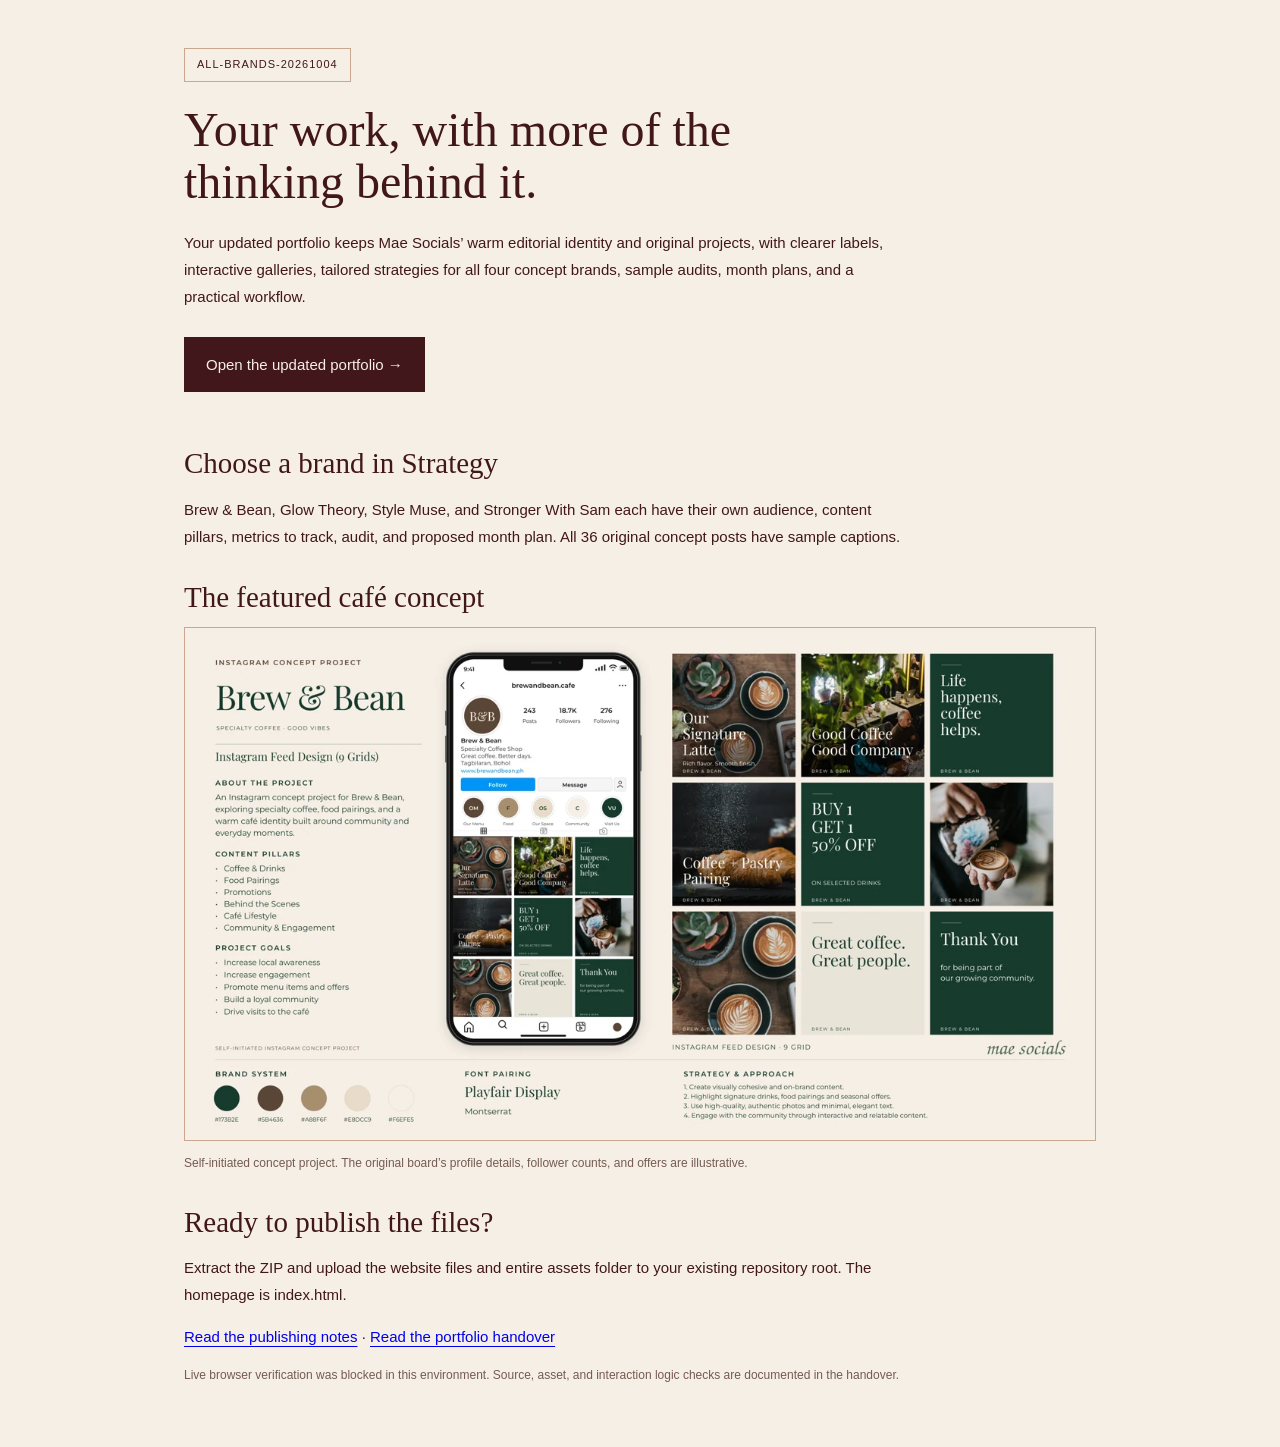
<file: START-HERE.html>
<!doctype html>
<html lang="en"><head><meta charset="utf-8"><meta name="viewport" content="width=device-width,initial-scale=1"><title>Mae Socials — Portfolio Preview</title><style>*{box-sizing:border-box}body{margin:0;background:#f6efe5;color:#42171b;font:15px/1.8 Arial,sans-serif}main{max-width:960px;margin:auto;padding:48px 24px}h1{font:48px/1.08 Georgia,serif;max-width:660px;margin:22px 0}h2{font:29px/1.2 Georgia,serif;margin:30px 0 12px}p{max-width:720px}.release{display:inline-block;border:1px solid #cba78f;padding:6px 12px;font-size:11px;letter-spacing:1px}.button{display:inline-block;background:#42171b;color:#f6efe5;padding:14px 22px;text-decoration:none;margin:12px 0 24px}img{display:block;width:100%;height:auto;border:1px solid #cba78f}.note{font-size:12px;color:#745b53}a:focus-visible{outline:3px solid #895338;outline-offset:5px}a:not(.button){text-underline-offset:4px}@media(max-width:600px){h1{font-size:37px}}</style></head><body><main><span class="release">ALL-BRANDS-20261004</span><h1>Your work, with more of the thinking behind it.</h1><p>Your updated portfolio keeps Mae Socials’ warm editorial identity and original projects, with clearer labels, interactive galleries, tailored strategies for all four concept brands, sample audits, month plans, and a practical workflow.</p><a class="button" href="index.html">Open the updated portfolio →</a><h2>Choose a brand in Strategy</h2><p>Brew &amp; Bean, Glow Theory, Style Muse, and Stronger With Sam each have their own audience, content pillars, metrics to track, audit, and proposed month plan. All 36 original concept posts have sample captions.</p><h2>The featured café concept</h2><img src="assets/previews/brew.webp" width="1200" height="675" alt="Original Brew & Bean concept board with an Instagram phone mockup and café post designs"><p class="note">Self-initiated concept project. The original board’s profile details, follower counts, and offers are illustrative.</p><h2>Ready to publish the files?</h2><p>Extract the ZIP and upload the website files and entire assets folder to your existing repository root. The homepage is index.html.</p><p><a href="READ-ME-FIRST.txt">Read the publishing notes</a> · <a href="PORTFOLIO-HANDOVER.md">Read the portfolio handover</a></p><p class="note">Live browser verification was blocked in this environment. Source, asset, and interaction logic checks are documented in the handover.</p></main></body></html>
</file>
<file: portfolio-all-brands-20261004.css>
@import url('https://fonts.googleapis.com/css2?family=Allura&family=Cormorant+Garamond:ital,wght@0,500;0,600;1,500;1,600&family=DM+Sans:wght@400;500;600;700&display=swap');

:root{--paper:#f6efe5;--ink:#42171b;--muted:#745b53;--copper:#895338;--line:#cba78f;--soft:#ece0d1;--green:#173b2e;--serif:'Cormorant Garamond',Georgia,serif;--sans:'DM Sans',Arial,sans-serif;--ease:cubic-bezier(.22,.61,.36,1)}
*{box-sizing:border-box}html{scroll-behavior:smooth;scroll-padding-top:105px}body{margin:0;background:var(--paper);color:var(--ink);font:400 15px/1.75 var(--sans)}body.modal-open{overflow:hidden}a{color:inherit;text-decoration:none}button,input,select,textarea{font:inherit;color:inherit}button{cursor:pointer}button,a,input,select,textarea{touch-action:manipulation}button{background:none;border:0}img{display:block;max-width:100%;height:auto}button:disabled{cursor:default}h1,h2,h3,h4,p{overflow-wrap:break-word}h1,h2,h3,h4{margin:0;font-family:var(--serif);font-weight:500;line-height:1.08}h2{font-size:clamp(40px,4.5vw,64px);letter-spacing:-1.5px}h3{font-size:30px}h4{font-size:24px}em{font-weight:500}p{margin:0 0 16px}ul{padding-left:20px;margin:12px 0 20px}li{margin-bottom:7px}a:focus-visible,button:focus-visible,input:focus-visible,select:focus-visible,textarea:focus-visible,summary:focus-visible{outline:3px solid var(--copper);outline-offset:5px}::selection{background:#dec4ab;color:var(--ink)}[hidden]{display:none!important}.wrap{max-width:1240px;margin:auto;padding-left:56px;padding-right:56px}.section{padding-top:86px;padding-bottom:86px}.eyebrow{margin:0 0 18px;font:600 11px/1.6 var(--sans);letter-spacing:2.1px;text-transform:uppercase;color:var(--copper)}.section-top{display:flex;align-items:flex-end;justify-content:space-between;gap:40px;margin-bottom:34px}.section-intro{max-width:355px;color:var(--muted);margin:0}.text-link{display:inline-flex;align-items:center;gap:16px;border-bottom:1px solid var(--copper);padding-bottom:5px;font-size:13px;font-weight:500}.text-link:hover{gap:21px}.button{display:inline-flex;align-items:center;justify-content:center;gap:16px;min-height:48px;padding:13px 23px;border:1px solid var(--copper);border-radius:2px;font-size:12px;line-height:1.5;font-weight:600;letter-spacing:.75px;transition:background .2s,color .2s,transform .2s}.button:hover{transform:translateY(-2px)}.primary{background:var(--ink);color:var(--paper);border-color:var(--ink)}.primary:hover{background:#61292e}.secondary:hover{background:var(--soft)}.small-note{font-size:12px;line-height:1.7;color:var(--muted)}.badge{display:inline-block;padding:4px 9px;font-size:10px;line-height:1.5;letter-spacing:.6px;text-transform:uppercase;border:1px solid var(--line);border-radius:2px}.badge.actual{background:var(--paper);color:var(--ink)}.skip{position:fixed;top:-100px;left:16px;background:var(--ink);color:var(--paper);padding:12px;z-index:100}.skip:focus{top:8px}.sr-only{position:absolute;width:1px;height:1px;padding:0;margin:-1px;overflow:hidden;clip:rect(0,0,0,0);white-space:nowrap;border:0}

.header{height:86px;padding:0 max(4.5vw,24px);display:flex;gap:36px;align-items:center;position:sticky;top:0;z-index:20;background:#f6efe5f5;backdrop-filter:blur(12px);border-bottom:1px solid #cba78f60}.brand{display:flex;align-items:center;gap:18px}.wordmark{font:500 49px/1 var(--serif);letter-spacing:-8px;padding-right:8px;color:var(--copper)}.brand-name{font-size:10px;letter-spacing:2.1px;text-transform:uppercase;white-space:nowrap}.header-rule{height:1px;background:var(--line);flex:1;min-width:20px}.header nav{display:flex;align-items:center;gap:27px}.header nav a{font-size:12px;white-space:nowrap;padding:8px 0;border-bottom:1px solid transparent}.header nav a:hover,.header nav a[aria-current=location]{border-bottom-color:var(--copper)}.header nav .nav-contact{border:1px solid var(--line);padding:9px 15px}.menu-toggle{display:none}
.hero{display:grid;grid-template-columns:1.5fr 1fr;gap:72px;align-items:center;padding-top:64px;padding-bottom:68px;min-height:660px;position:relative;isolation:isolate}.hero:after{content:'';position:absolute;right:0;top:30px;width:130px;height:90%;background:url('assets/botanical.webp') right center/contain no-repeat;opacity:.5;z-index:-1;pointer-events:none}.hello{font:42px/1.2 'Allura',cursive;color:var(--copper);margin-bottom:12px}.hero h1{font-size:clamp(54px,5.5vw,76px);letter-spacing:-2.6px;line-height:.99;margin-bottom:24px}.hero h1 em{display:block;color:#704135}.hero-copy .intro{max-width:535px;color:var(--muted);font-size:16px;line-height:1.85}.hero-actions{display:flex;flex-wrap:wrap;gap:12px;margin-top:28px}.hero-note{font-size:11px;margin-top:20px;margin-bottom:0;color:var(--muted);letter-spacing:.3px}.hero-visual{width:min(100%,300px);justify-self:center;position:relative}.portrait-frame{padding:7px;border:1px solid var(--copper);border-radius:160px 160px 0 0;background:var(--paper)}.portrait-frame:after{content:'✦';position:absolute;right:-11px;top:45%;font-size:27px;line-height:1;background:var(--paper);color:var(--copper)}.portrait-frame img{width:100%;height:372px;object-fit:cover;object-position:50% 42%;border:1px solid var(--line);border-radius:150px 150px 0 0}.portrait-caption{display:block;margin-top:18px;text-align:center;font:italic 19px/1.5 var(--serif);color:var(--copper)}.hero-name{display:block;text-align:center;margin-top:5px;font-size:10px;letter-spacing:2px;text-transform:uppercase}.discipline-strip{display:flex;justify-content:center;align-items:center;gap:34px;background:var(--ink);color:var(--paper);padding:20px 24px;border-bottom:1px solid #cba78f60;font-size:11px;letter-spacing:2px;text-transform:uppercase}.discipline-strip b{font:19px var(--serif);color:var(--line)}

.work-section{background:var(--ink);color:var(--paper);padding:70px 0}.work-section .eyebrow{color:#dbb99c}.work-section .section-intro{color:#ddc8bc}.work-toolbar{display:flex;justify-content:space-between;align-items:center;gap:20px;margin-bottom:28px;padding-bottom:24px;border-bottom:1px solid #cba78f60}.filters{display:flex;flex-wrap:wrap;gap:9px}.filters button{border:1px solid #b28b75;border-radius:30px;padding:9px 16px;min-height:42px;font-size:12px;transition:background .2s,color .2s}.filters button:hover{background:#ffffff15}.filters button[aria-pressed=true]{background:var(--paper);color:var(--ink)}#work-count{font-size:11px;color:#ddc8bc;white-space:nowrap}.project-grid{display:grid;grid-template-columns:1fr 1fr;gap:34px 25px}.project{min-width:0}.project-link{display:block;position:relative;height:100%;border:1px solid #cba78f40;transition:border-color .2s}.project-link:hover{border-color:#cba78fa0}.project-cover{position:relative;aspect-ratio:16/9;overflow:hidden;background:var(--paper)}.project-cover>img{width:100%;height:100%;object-fit:contain;transition:transform .6s var(--ease)}.project-link:hover .project-cover>img{transform:scale(1.025)}.open-label{position:absolute;right:12px;bottom:12px;background:var(--paper);color:var(--ink);padding:5px 11px;font-size:11px}.project-meta{padding:22px}.project-meta h3{font-size:31px;margin:10px 0}.project-meta p{font-size:12px;color:#ddc8bc;margin:0;line-height:1.75}.project-meta .badge{color:#e5c6af;border-color:#b28b75}.project-meta .badge.actual{color:var(--ink);border-color:var(--paper)}.project.featured{grid-column:1/-1}.project.featured .project-link{display:grid;grid-template-columns:1.25fr 1fr;align-items:center;background:#511f23}.project.featured .project-cover{height:100%;aspect-ratio:16/10}.project.featured .project-meta{padding:34px}.project.featured h3{font-size:44px}.project-teaser{margin-top:17px!important}.project-footnote{font-size:11px!important;line-height:1.7!important;color:#d7b99f!important;margin-top:14px!important}.project-action{display:inline-block;font-size:12px;margin-top:20px;padding-bottom:4px;border-bottom:1px solid var(--line)}.phone-set{display:flex;width:100%;height:100%;justify-content:center;align-items:center;gap:7%;padding:12px;background:#e6c9c3}.phone-set img{max-width:25%;max-height:100%;object-fit:contain}.evidence-note{margin:32px 0 0;padding-top:22px;border-top:1px solid #cba78f50;color:#ddc8bc;font-size:12px;max-width:800px}.noscript-note{padding:20px;border:1px solid var(--line)}.enhanced .noscript-only{display:none}

.strategy{border-bottom:1px solid var(--line)}.case-heading{display:flex;align-items:center;gap:14px;margin-bottom:18px;flex-wrap:wrap}.case-heading .eyebrow{margin:0}.case-heading .badge{color:var(--green);border-color:#6d8b7a;background:#e8ede3}.case-intro{max-width:760px;color:var(--muted);margin-top:24px}.case-intro strong{color:var(--ink);font-weight:500}.case-context{margin:24px 0 30px;padding:18px 22px;background:var(--soft);border-left:2px solid var(--copper);font-size:12px;color:var(--muted)}.tabs{display:flex;gap:8px;flex-wrap:wrap;padding-bottom:22px;border-bottom:1px solid var(--line);margin:26px 0}.tabs button{border:1px solid var(--line);padding:11px 18px;min-height:46px;border-radius:2px;font-size:12px}.tabs button span{color:var(--copper);margin-right:9px;font-size:10px}.tabs button[aria-selected=true],.tabs button[aria-pressed=true]{background:var(--ink);border-color:var(--ink);color:var(--paper)}.tabs button[aria-selected=true] span{color:#dec4ab}.tabs button:hover{background:var(--soft)}.tabs button[aria-selected=true]:hover{background:#61292e}.tab-panel{min-height:300px}.tab-panel+.tab-panel{margin-top:30px}.enhanced .tab-panel+.tab-panel{margin-top:0}.panel-label{font-size:12px;font-weight:600;text-transform:uppercase;letter-spacing:1px;color:var(--copper);margin-bottom:18px}.brief-layout{display:grid;grid-template-columns:1.1fr 1fr;gap:60px}.brief-lead{font:500 35px/1.17 var(--serif);max-width:430px}.brief-layout p:not(.brief-lead),.detail-card p{color:var(--muted);font-size:14px}.definition-grid{display:grid;grid-template-columns:1fr 1fr;gap:24px 30px;margin:0}.definition-grid dt{font-size:10px;color:var(--copper);text-transform:uppercase;letter-spacing:1.6px;margin-bottom:7px}.definition-grid dd{margin:0;font-size:14px}.detail-grid{display:grid;grid-template-columns:1fr 1fr;gap:25px}.detail-card{padding:28px;border:1px solid var(--line)}.detail-card h3{font-size:29px;margin-bottom:15px}.detail-card p:last-child{margin-bottom:0}.pillars{display:grid;grid-template-columns:repeat(4,1fr);gap:18px}.pillar{padding:23px 18px;background:var(--soft);border-top:2px solid var(--copper)}.pillar-number{font:italic 22px var(--serif);color:var(--copper);display:block;margin-bottom:15px}.pillar h3{font-size:25px;margin-bottom:12px}.pillar p{font-size:12px;line-height:1.8;color:var(--muted);margin:0}.posting-direction{margin-top:24px;display:grid;grid-template-columns:1fr 1fr;gap:30px;border-top:1px solid var(--line);padding-top:22px}.posting-direction h4{font-size:25px;margin-bottom:10px}.posting-direction p{font-size:13px;color:var(--muted)}.table-scroll{overflow-x:auto}table{width:100%;border-collapse:collapse;font-size:13px}th{text-align:left;font-size:10px;letter-spacing:1.3px;text-transform:uppercase;color:var(--copper);font-weight:600}th,td{padding:15px 18px 15px 0;border-bottom:1px solid var(--line);vertical-align:top}td:first-child{font-weight:500;min-width:150px}td:last-child{padding-right:0}.measurement-note{font-size:12px;color:var(--muted);margin-top:18px}.sample-gallery{margin-top:50px;padding-top:38px;border-top:1px solid var(--line)}.gallery-heading{display:flex;align-items:end;justify-content:space-between;gap:30px;margin-bottom:28px}.gallery-heading h3{font-size:37px}.gallery-heading p{font-size:12px;max-width:360px;color:var(--muted);margin:0}.gallery-layout{display:grid;grid-template-columns:1fr 1.15fr;gap:64px;align-items:center}.sample-phone{border:5px solid #382e29;border-radius:36px;max-width:310px;width:100%;margin:auto;padding:16px 12px 19px;background:#fff9f0;box-shadow:8px 14px 0 #d5c3af;position:relative}.phone-speaker{height:5px;width:62px;border-radius:12px;background:#382e29;margin:0 auto 16px}.phone-profile{display:flex;align-items:center;gap:9px;padding:0 0 13px}.phone-avatar{width:32px;height:32px;border-radius:50%;background:var(--green);color:#f6efe5;display:flex;align-items:center;justify-content:center;font:italic 12px var(--serif)}.phone-profile strong{display:block;font-size:11px;line-height:1.4}.phone-profile small{font-size:9px;color:#6b6257}.phone-post{aspect-ratio:1;overflow:hidden;background:var(--green)}.phone-post img{width:100%;height:100%;object-fit:cover}.phone-footer{display:flex;justify-content:space-between;padding:14px 0 0;font-size:9px;color:#6b6257}.gallery-copy .badge{margin-bottom:15px;color:var(--green);border-color:#6d8b7a}.gallery-copy h4{font-size:34px;margin-bottom:14px}.gallery-copy>p{font-size:14px;color:var(--muted)}.gallery-details{display:grid;grid-template-columns:1fr 1fr;gap:18px;margin:20px 0}.gallery-details dt{font-size:10px;text-transform:uppercase;letter-spacing:1px;color:var(--copper)}.gallery-details dd{margin:4px 0 0;font-size:13px}.caption-box{border-left:2px solid var(--copper);background:#ece0d180;padding:17px 20px;margin-top:22px}.caption-box p{font-size:13px;margin:7px 0 0;line-height:1.9}.caption-box span{font-size:10px;text-transform:uppercase;letter-spacing:1.3px;color:var(--copper)}.gallery-controls{display:flex;align-items:center;justify-content:space-between;gap:12px;margin-top:26px}.gallery-controls button{border:1px solid var(--line);padding:10px 16px;min-height:44px;font-size:12px}.gallery-controls button:hover{background:var(--soft)}.gallery-position{font-size:11px;color:var(--muted)}.gallery-thumbnails{display:flex;gap:8px;flex-wrap:wrap;margin-top:18px}.gallery-thumbnails button{width:44px;height:44px;padding:3px;border:1px solid transparent;border-radius:3px}.gallery-thumbnails button img{width:100%;height:100%;object-fit:cover}.gallery-thumbnails button[aria-pressed=true]{border-color:var(--copper);background:#e2ccb7}.gallery-source{margin-top:20px;display:flex;justify-content:space-between;align-items:center;gap:24px}.gallery-source p{margin:0;font-size:11px;color:var(--muted);max-width:630px}

.audit-section{background:var(--soft)}.audit-summary{display:grid;grid-template-columns:1fr 1fr;gap:45px;margin-bottom:32px}.audit-working{padding:25px 30px;border-left:2px solid var(--green);background:#f6efe590}.audit-working h3{font-size:27px;margin-bottom:12px}.audit-working p{color:var(--muted);font-size:13px;margin:0}.audit-boundary{font-size:13px;color:var(--muted);align-self:center}.audit-rows{border-top:1px solid #b79b84}.audit-rows details{border-bottom:1px solid #b79b84}.audit-rows summary{padding:23px 0;display:flex;align-items:center;gap:24px;cursor:pointer;list-style:none}.audit-rows summary::-webkit-details-marker{display:none}.audit-rows summary .audit-title{font:500 27px/1.2 var(--serif);flex:1}.audit-rows summary .priority{font-size:10px;letter-spacing:.7px;text-transform:uppercase;color:var(--muted)}.audit-rows summary:after{content:'+';font-size:25px;font-weight:400;width:20px;text-align:center}.audit-rows details[open] summary:after{content:'−'}.audit-number{font:italic 20px var(--serif);color:var(--copper)}.audit-finding{display:grid;grid-template-columns:1fr 1fr;gap:44px;padding:0 45px 28px}.audit-finding h4{font:600 10px var(--sans);text-transform:uppercase;letter-spacing:1.2px;color:var(--copper);margin-bottom:10px}.audit-finding p{font-size:13px;color:var(--muted);margin:0}

.plan-section{border-bottom:1px solid var(--line)}.plan-summary{display:flex;gap:24px;justify-content:space-between;align-items:center;padding:22px 26px;background:var(--ink);color:var(--paper);margin-top:28px}.plan-summary p{font-size:12px;margin:0;max-width:585px;color:#ddc8bc}.plan-summary strong{font:500 24px var(--serif);color:var(--paper);display:block;margin-bottom:5px}.plan-frequency{display:flex;gap:20px;flex-shrink:0}.plan-frequency span{font-size:10px;text-align:center;line-height:1.5;color:#dec4ab}.plan-frequency b{display:block;font:500 34px/1.1 var(--serif);color:var(--paper)}.week-intro{display:flex;justify-content:space-between;gap:35px;align-items:start;margin-bottom:26px}.week-intro h3{font-size:35px}.week-intro p{font-size:13px;max-width:510px;color:var(--muted);margin:0}.plan-posts{display:grid;grid-template-columns:repeat(3,1fr);gap:20px}.plan-post{padding:25px 24px;border:1px solid var(--line);display:flex;flex-direction:column}.plan-post .post-day{font-size:10px;letter-spacing:1px;text-transform:uppercase;color:var(--copper);margin-bottom:14px}.plan-post h4{font-size:27px;margin-bottom:15px;min-height:58px}.post-format{font-size:10px;border:1px solid var(--line);padding:4px 8px;align-self:start;margin-bottom:15px}.plan-post p{font-size:12px;color:var(--muted);margin-bottom:13px}.plan-post .post-cta{font-size:12px;font-weight:500;color:var(--ink);margin-top:auto;margin-bottom:0;padding-top:16px;border-top:1px solid var(--line)}.story-direction{font-size:12px;color:var(--muted);border-left:2px solid var(--copper);padding-left:18px;margin:24px 0 0}.review-grid{display:grid;grid-template-columns:1fr 1fr;gap:25px}.review-grid .detail-card h3{font-size:30px}.journey{display:flex;gap:0;margin:35px 0 0;border:1px solid var(--line)}.journey span{flex:1;text-align:center;font-size:11px;padding:12px 10px;border-right:1px solid var(--line);color:var(--muted)}.journey span:last-child{border:0}.journey strong{color:var(--ink);display:block;font-weight:500;font-size:12px}

.services-section{background:#ece0d160}.services-grid{display:grid;grid-template-columns:1fr 1fr;gap:24px}.service-card{padding:30px 32px;border:1px solid var(--line);position:relative;background:var(--paper);display:flex;flex-direction:column}.service-number{font:italic 21px var(--serif);color:var(--copper);margin-bottom:15px}.service-card h3{font-size:34px;margin-bottom:13px}.service-card p{font-size:13px;color:var(--muted);margin:0}.service-card ul{font-size:12px;line-height:1.8;color:var(--muted);margin-bottom:25px}.service-card .text-link{margin-top:auto;align-self:start}.services-note{font-size:12px;margin:24px 0 0;color:var(--muted);max-width:820px}.tool-row{display:flex;align-items:center;gap:24px;flex-wrap:wrap;padding-top:35px;margin-top:35px;border-top:1px solid var(--line)}.tool-row .eyebrow{margin:0}.tool-list{display:flex;gap:12px;flex-wrap:wrap}.tool-list span{font-size:12px;padding:6px 12px;border:1px solid var(--line);border-radius:30px}

.process-section{border-bottom:1px solid var(--line)}.process-layout{display:grid;grid-template-columns:1fr 1.15fr;gap:40px;margin-top:30px}.process-tabs{display:grid;grid-template-columns:1fr 1fr;gap:10px;align-self:start}.process-tabs button{display:flex;align-items:center;gap:13px;text-align:left;border:1px solid var(--line);padding:16px 14px;min-height:68px;font-size:13px}.process-tabs button span{font:italic 21px var(--serif);color:var(--copper)}.process-tabs button[aria-selected=true]{background:var(--ink);border-color:var(--ink);color:var(--paper)}.process-tabs button[aria-selected=true] span{color:#dec4ab}.process-tabs button:hover{background:var(--soft)}.process-tabs button[aria-selected=true]:hover{background:#61292e}.process-panel{padding:33px;border:1px solid var(--line);min-height:305px;background:var(--soft)}.process-panel h3{font-size:37px;margin-bottom:20px}.process-panel>p{font-size:14px;color:var(--muted)}.process-output{padding-top:20px;margin-top:22px;border-top:1px solid var(--line);font-size:13px}.process-output span{display:block;color:var(--copper);font-size:10px;letter-spacing:1.3px;text-transform:uppercase;margin-bottom:8px}.process-panel+.process-panel{margin-top:20px}.enhanced .process-panel+.process-panel{margin-top:0}.expectations{margin-top:45px;padding-top:35px;border-top:1px solid var(--line)}.expectations h3{font-size:32px;margin-bottom:25px}.expectations-grid{display:grid;grid-template-columns:repeat(4,1fr);gap:24px}.expectations-grid h4{font-size:25px;margin-bottom:12px}.expectations-grid p{font-size:12px;color:var(--muted);margin:0}

.about-grid{display:grid;grid-template-columns:.8fr 1.4fr;gap:75px;align-items:center}.about-portrait{position:relative;max-width:285px;width:100%;justify-self:center;padding:8px;border:1px solid var(--copper)}.about-portrait:before{content:'';position:absolute;inset:14px -14px -14px 14px;border:1px solid var(--line);z-index:-1}.about-portrait img{width:100%;aspect-ratio:3/4;object-fit:cover;object-position:50% 58%}.about-portrait .portrait-caption{position:absolute;left:18px;bottom:18px;background:#f6efe5f0;padding:8px 12px;margin:0;color:var(--ink);font-size:15px}.about-copy h2{margin-bottom:24px}.about-copy>p:not(.eyebrow){color:var(--muted);font-size:14px}.about-copy .text-link{margin-top:8px}.education{margin-top:27px;border-top:1px solid var(--line);border-bottom:1px solid var(--line)}.education summary{padding:14px 0;font-size:12px;cursor:pointer}.education-list{display:grid;grid-template-columns:1fr 1fr;gap:20px;padding-bottom:20px}.education-list .date{font-size:10px;color:var(--copper)}.education-list h3{font-size:21px;margin:7px 0}.education-list p{font-size:11px;color:var(--muted);margin:0}

.contact{background:var(--ink);color:var(--paper);padding:76px 0 0}.contact .eyebrow{color:#dbb99c}.contact-layout{display:grid;grid-template-columns:1fr 1fr;gap:65px}.contact h2{font-size:clamp(45px,4.8vw,67px)}.contact-intro{color:#ddc8bc;font-size:14px;margin:24px 0;max-width:470px}.contact-email{font:500 clamp(26px,2.9vw,36px)/1.4 var(--serif);display:inline-block;border-bottom:1px solid var(--line);overflow-wrap:anywhere;max-width:100%}.contact-actions{margin-top:20px;display:flex;gap:12px}.contact-actions .button{border-color:#cba78f;color:var(--paper);font-size:11px;padding:11px 16px}.contact-actions .button:hover{background:var(--paper);color:var(--ink)}.contact-details{display:flex;flex-wrap:wrap;gap:14px 22px;margin-top:24px;font-size:12px;color:#ddc8bc}.contact-details a:hover{text-decoration:underline}.brief-form{background:#ffffff09;padding:28px;border:1px solid #cba78f60}.brief-form h3{font-size:31px;margin-bottom:8px}.brief-form>p{font-size:12px;color:#ddc8bc}.field-row{display:grid;grid-template-columns:1fr 1fr;gap:16px}.brief-form label{display:block;font-size:11px;margin:14px 0 6px;color:#ecd8c8}.brief-form label span{color:#cba78f;font-size:10px}.brief-form input,.brief-form select,.brief-form textarea{display:block;width:100%;min-width:0;border:1px solid #cba78f90;border-radius:2px;padding:11px 12px;background:#f6efe5;color:var(--ink);font-size:12px}.brief-form textarea{min-height:104px;resize:vertical}.brief-form .button{margin-top:17px;background:var(--paper);color:var(--ink);border-color:var(--paper);width:100%;font-size:12px}.brief-form .button:hover{background:#e3cfbb}.brief-form .copy-brief{padding:8px 0;text-decoration:underline;text-underline-offset:4px;font-size:11px;color:#ecd8c8;min-height:40px}.form-hint{font-size:10px!important;color:#ddc8bc;margin:10px 0 0}.status{min-height:24px;font-size:11px;color:#ddc8bc;margin-top:12px}.contact footer{display:flex;justify-content:space-between;gap:20px;padding:24px 0;border-top:1px solid #cba78f60;margin-top:50px;font-size:11px;color:#ddc8bc}.contact footer a:hover{text-decoration:underline}

dialog{width:min(1120px,94vw);max-height:90dvh;padding:0;border:1px solid var(--line);background:var(--paper);color:var(--ink);border-radius:4px;box-shadow:0 25px 100px #0006;overscroll-behavior:contain}dialog::backdrop{background:#241014de;backdrop-filter:blur(4px)}.dialog-header{display:flex;align-items:center;justify-content:space-between;gap:24px;padding:22px 28px;border-bottom:1px solid var(--line);position:sticky;top:0;background:var(--paper);z-index:3}.dialog-header .eyebrow{font-size:10px;margin:0 0 5px}.dialog-header h2{font-size:34px;letter-spacing:-.5px}.close-dialog{border:1px solid var(--line);padding:10px 14px;min-height:44px;white-space:nowrap;font-size:12px}.close-dialog span{margin-left:10px;font-size:19px}.dialog-body{padding:30px}.dialog-intro{display:grid;grid-template-columns:1.1fr 1fr;gap:36px;margin-bottom:25px}.dialog-intro>div>p{font-size:14px;color:var(--muted)}.dialog-intro .definition-grid{gap:20px}.dialog-intro .definition-grid dd{font-size:12px}.dialog-notice{background:var(--soft);border-left:2px solid var(--copper);padding:15px 20px;font-size:12px;color:var(--muted);margin:0 0 22px}.dialog-artwork{width:100%;margin-top:24px}.dialog-artwork>img{width:100%;height:auto}.dialog-body .sample-gallery{margin-top:30px}.dialog-body .gallery-layout{gap:35px}.dialog-body .gallery-copy h4{font-size:29px}.dialog-body .sample-phone{max-width:260px}.dialog-footer{display:flex;justify-content:space-between;align-items:center;gap:10px;padding:16px 28px;border-top:1px solid var(--line)}.dialog-footer button{border:1px solid var(--line);padding:10px 15px;min-height:44px;font-size:12px}.dialog-footer button:hover{background:var(--ink);color:var(--paper)}#dialog-position{font-size:11px;color:var(--muted)}.evidence-tabs{margin-top:28px}.evidence-tabs button{font-size:11px}.evidence-image{width:100%;height:auto;border:1px solid var(--line)}.evidence-caption{margin-top:12px;font-size:12px;color:var(--muted)}.ui-screens{display:grid;grid-template-columns:repeat(3,1fr);gap:24px;margin:28px 0 0}.ui-screens figure{margin:0}.ui-screens img{width:100%;height:450px;object-fit:contain;background:#111}.ui-screens figcaption{font-size:12px;color:var(--muted);margin-top:12px}.will-reveal{opacity:0;transform:translateY(16px);transition:opacity .65s var(--ease),transform .65s var(--ease)}.will-reveal.is-visible{opacity:1;transform:none}

@media(min-width:1400px){.hero{min-height:700px}}
@media(max-width:1100px){.wrap{padding-left:34px;padding-right:34px}.header{gap:22px}.brand-name{display:none}.header nav{gap:21px}.hero{gap:40px;grid-template-columns:1.45fr 1fr;min-height:620px}.hero h1{font-size:61px}.hero-visual{width:255px}.portrait-frame img{height:336px}.gallery-layout{gap:35px}.pillars{grid-template-columns:1fr 1fr}.expectations-grid{grid-template-columns:1fr 1fr}.about-grid{gap:48px}.contact-layout{gap:40px}.project.featured .project-meta{padding:26px}}
@media(max-width:800px){.section{padding-top:60px;padding-bottom:60px}.header{height:76px;gap:20px}.header-rule{margin-right:auto;max-width:150px}.brand-name{display:block}.menu-toggle{display:block;border:1px solid var(--line);padding:9px 14px;min-height:44px;font-size:12px}.header nav{display:none;position:absolute;left:0;right:0;top:75px;background:var(--paper);padding:16px 24px 24px;border-bottom:1px solid var(--line);flex-direction:column;align-items:stretch;gap:6px}.header nav.open{display:flex}.header nav a{padding:11px 0;font-size:14px}.header nav .nav-contact{text-align:center;margin-top:8px}.hero{gap:22px;grid-template-columns:1.4fr 1fr;min-height:560px;padding-top:44px;padding-bottom:48px}.hero h1{font-size:52px}.hero-visual{width:220px}.portrait-frame img{height:300px}.hero-copy .intro{font-size:14px}.hero-actions .button{padding:12px 15px;font-size:11px;gap:10px}.section-top{gap:28px;align-items:start}.section-intro{max-width:280px;font-size:13px}.work-section{padding:55px 0}.project.featured .project-link{grid-template-columns:1fr}.project.featured .project-cover{aspect-ratio:16/9}.project.featured h3{font-size:35px}.project.featured .project-meta{padding:24px}.project-meta{padding:19px}.project-meta h3{font-size:28px}.brief-layout{gap:32px}.detail-grid{gap:18px}.detail-card{padding:23px}.audit-summary{gap:28px}.audit-finding{gap:28px;padding-left:35px;padding-right:0}.plan-summary{align-items:start}.plan-frequency{gap:14px}.plan-posts{gap:14px}.plan-post{padding:20px 16px}.plan-post h4{font-size:24px;min-height:75px}.service-card{padding:26px}.service-card h3{font-size:30px}.process-layout{gap:24px;grid-template-columns:.95fr 1fr}.process-tabs{grid-template-columns:1fr}.process-tabs button{min-height:48px;padding:10px 14px}.process-panel{padding:25px}.about-grid{gap:40px;grid-template-columns:.8fr 1.3fr}.about-portrait{max-width:235px}.contact-layout{grid-template-columns:1fr;gap:32px}.contact-intro{max-width:580px}.brief-form{max-width:620px}.dialog-body .gallery-layout{gap:25px}.ui-screens img{height:350px}}
@media(max-width:600px){html{scroll-padding-top:92px}.wrap{padding-left:24px;padding-right:24px}.header{padding:0 24px;gap:15px}.brand-name{font-size:9px;letter-spacing:1.4px}.wordmark{font-size:43px}.header-rule{min-width:0}.hero{grid-template-columns:1fr;gap:34px;padding-top:38px;padding-bottom:44px;min-height:0}.hello{font-size:37px}.hero h1{font-size:clamp(47px,11.7vw,65px);letter-spacing:-1.7px;max-width:500px}.hero .eyebrow{font-size:10px;margin-bottom:14px}.hero-copy .intro{font-size:14px;max-width:480px}.hero-actions{margin-top:24px}.hero-actions .button{padding:12px 18px;font-size:12px;min-height:48px}.hero-visual{width:220px}.hero:after{top:55%;height:45%;width:95px}.portrait-frame img{height:283px}.portrait-caption{font-size:17px}.hero-note{font-size:10px}.discipline-strip{gap:13px;font-size:9px;letter-spacing:1px;padding:18px 15px}.discipline-strip b{font-size:15px}.section{padding-top:50px;padding-bottom:50px}.section-top{display:block;margin-bottom:26px}.section-intro{max-width:none;margin-top:20px;font-size:14px}.work-section{padding:48px 0}.work-toolbar{flex-direction:column;align-items:start;gap:15px}.filters{gap:8px}.filters button{font-size:11px;padding:9px 13px}.project-grid{grid-template-columns:1fr;gap:25px}.project.featured{grid-column:auto}.project-meta{padding:21px}.project-meta h3{font-size:32px}.project.featured .project-meta{padding:24px 21px}.project.featured h3{font-size:35px}.evidence-note{font-size:11px}.tabs{gap:7px;margin-top:23px;padding-bottom:18px}.tabs button{font-size:11px;padding:10px 12px;min-height:44px}.tabs button span{margin-right:6px}.case-intro{font-size:14px}.case-context{padding:16px 18px;font-size:11px}.brief-layout,.detail-grid{grid-template-columns:1fr;gap:23px}.brief-lead{font-size:32px}.definition-grid{gap:22px}.definition-grid dd{font-size:13px}.tab-panel{min-height:0}.detail-card{padding:23px}.pillars{gap:12px}.pillar{padding:20px 15px}.pillar h3{font-size:23px}.posting-direction{grid-template-columns:1fr;gap:15px}.table-scroll{margin:0 -2px}table{font-size:12px}th,td{padding:12px 12px 12px 0}td:first-child{min-width:92px}th{font-size:9px;letter-spacing:.6px}.gallery-heading{display:block}.gallery-heading h3{font-size:34px}.gallery-heading p{margin-top:14px}.sample-gallery{margin-top:35px;padding-top:30px}.gallery-layout{grid-template-columns:1fr;gap:34px}.sample-phone{max-width:260px}.gallery-copy h4{font-size:32px}.gallery-details{gap:18px}.gallery-controls button{padding:10px 14px}.gallery-thumbnails{gap:6px}.gallery-thumbnails button{width:42px;height:42px}.gallery-source{flex-direction:column;align-items:start;gap:15px}.gallery-source p{font-size:10px}.audit-summary{grid-template-columns:1fr;gap:20px}.audit-working{padding:22px}.audit-rows summary{gap:13px;padding:21px 0;flex-wrap:wrap}.audit-rows summary .audit-title{font-size:24px}.audit-rows summary .priority{order:4;padding-left:29px;width:100%;font-size:9px}.audit-finding{grid-template-columns:1fr;gap:20px;padding:0 0 24px 29px}.plan-summary{display:block;padding:22px}.plan-summary p{font-size:11px}.plan-frequency{margin-top:22px;justify-content:space-between}.plan-frequency b{font-size:30px}.plan-frequency span{font-size:9px}.week-intro{display:block}.week-intro h3{font-size:31px}.week-intro p{margin-top:15px}.plan-posts{grid-template-columns:1fr;gap:15px}.plan-post{padding:23px}.plan-post h4{font-size:28px;min-height:0;margin-bottom:13px}.plan-post .post-cta{padding-top:13px}.review-grid{grid-template-columns:1fr}.journey{flex-wrap:wrap}.journey span{flex-basis:50%;border-bottom:1px solid var(--line);padding:10px}.journey span:nth-child(2){border-right:0}.journey span:nth-child(3){border-bottom:0}.journey span:last-child{border-bottom:0}.services-grid{grid-template-columns:1fr;gap:18px}.service-card{padding:26px}.service-card h3{font-size:32px}.tool-row{gap:15px;margin-top:28px;padding-top:25px}.tool-list{gap:8px}.tool-list span{font-size:11px;padding:5px 10px}.process-layout{grid-template-columns:1fr;gap:23px}.process-tabs{grid-template-columns:1fr 1fr;gap:8px}.process-tabs button{font-size:11px;gap:9px;padding:12px 10px;min-height:54px}.process-tabs button span{font-size:19px}.process-panel{min-height:0;padding:26px}.process-panel h3{font-size:32px}.expectations{margin-top:30px;padding-top:26px}.expectations-grid{gap:25px 20px}.expectations-grid h4{font-size:23px}.expectations-grid p{font-size:11px}.about-grid{grid-template-columns:1fr;gap:38px}.about-portrait{max-width:245px}.about-copy h2{font-size:43px}.education-list{grid-template-columns:1fr;gap:15px}.contact{padding-top:50px}.contact h2{font-size:49px}.contact-layout{gap:25px}.contact-email{font-size:29px}.brief-form{padding:22px}.field-row{grid-template-columns:1fr;gap:0}.brief-form h3{font-size:29px}.contact footer{flex-wrap:wrap;margin-top:33px;gap:16px}.contact footer span:last-child{flex-basis:100%}.dialog-header{padding:18px;gap:12px;align-items:start}.dialog-header h2{font-size:29px}.close-dialog{font-size:11px;padding:8px 10px;min-height:44px}.close-dialog span{margin-left:4px}.dialog-body{padding:20px 17px}.dialog-intro{grid-template-columns:1fr;gap:14px}.dialog-notice{font-size:11px;padding:14px 16px}.dialog-body .gallery-layout{grid-template-columns:1fr;gap:28px}.dialog-footer{padding:14px;gap:6px}.dialog-footer button{font-size:10px;padding:9px 10px}.dialog-footer #dialog-position{font-size:10px}.ui-screens{grid-template-columns:1fr;gap:23px}.ui-screens img{height:auto;max-height:580px}.ui-screens figure{max-width:330px;margin:auto}.dialog-body .sample-phone{max-width:245px}}
@media(max-width:360px){.wrap{padding-left:20px;padding-right:20px}.header{padding:0 20px}.brand-name{display:none}.hero-actions{gap:9px}.hero-actions .button{padding:12px 14px}.hero h1{font-size:44px}.discipline-strip{gap:10px;font-size:8px}.definition-grid{grid-template-columns:1fr}.pillars{grid-template-columns:1fr}.gallery-controls{gap:6px}.gallery-controls button{padding:9px 12px}.gallery-thumbnails button{width:40px;height:40px}.contact-email{font-size:26px}.dialog-footer button{font-size:9px;padding:8px}.process-tabs button{font-size:10px}.expectations-grid{grid-template-columns:1fr}}
@media(prefers-reduced-motion:reduce){html{scroll-behavior:auto}*,*:before,*:after{animation:none!important;transition:none!important}.will-reveal{opacity:1;transform:none}.button:hover,.project-link:hover .project-cover>img{transform:none}}
@media print{.header,.tabs,.filters,.gallery-controls,.gallery-thumbnails,.process-tabs,.contact,.menu-toggle,dialog{display:none!important}.wrap{max-width:none;padding:0}.section,.work-section{padding:30px 0;background:#fff;color:#222}.will-reveal{opacity:1;transform:none}.tab-panel[hidden],.process-panel[hidden]{display:block!important}.project-grid{grid-template-columns:1fr 1fr}.project-meta p,.section-intro{color:#444!important}.project-meta .badge{color:#222;border-color:#888}body{background:#fff;color:#222}.sample-phone{max-width:180px}.project,.detail-card,.plan-post{break-inside:avoid}}
.dialog-footer button:disabled,.brief-form button:disabled{opacity:.45;cursor:default}
html:not(.enhanced) .filters,html:not(.enhanced) .tabs,html:not(.enhanced) .process-tabs,html:not(.enhanced) .gallery-controls,html:not(.enhanced) .gallery-thumbnails,html:not(.enhanced) .menu-toggle,html:not(.enhanced) .brand-picker{display:none}

.brand-picker{display:grid;grid-template-columns:repeat(4,minmax(0,1fr));gap:12px;margin:30px 0 24px}.brand-option{border:1px solid var(--line);padding:18px 20px;min-height:98px;text-align:left;font:500 25px/1.12 var(--serif);display:flex;flex-direction:column;justify-content:center;gap:9px;overflow-wrap:break-word;transition:background .2s,color .2s}.brand-option span{font:600 10px/1.5 var(--sans);letter-spacing:1.5px;text-transform:uppercase;color:var(--copper)}.brand-option:hover{background:var(--soft)}.brand-option[aria-pressed=true]{background:var(--ink);border-color:var(--ink);color:var(--paper)}.brand-option[aria-pressed=true] span{color:#dec4ab}.brand-option[aria-pressed=true]:hover{background:#61292e}.brand-study-title{font-size:clamp(35px,3.9vw,50px);letter-spacing:-1px;max-width:920px}.brand-study-title em{color:#704135}.case-jumps{display:flex;flex-wrap:wrap;gap:12px 26px;margin:18px 0 0;font-size:12px}.case-jumps a{border-bottom:1px solid var(--line);padding-bottom:3px}.case-jumps a:hover{border-color:var(--copper)}.case-switch{margin-bottom:28px;font-size:12px}.brand-study+.brand-study,.brand-audit+.brand-audit,.brand-plan+.brand-plan{margin-top:64px;border-top:1px solid var(--line);padding-top:40px}.enhanced .brand-study+.brand-study,.enhanced .brand-audit+.brand-audit,.enhanced .brand-plan+.brand-plan{margin-top:0;border-top:0;padding-top:0}[data-brand-panel]:focus-visible{outline:3px solid var(--copper);outline-offset:8px}
@media(max-width:800px){.brand-picker{grid-template-columns:repeat(2,minmax(0,1fr))}.brand-option{min-height:91px}}
@media(max-width:600px){.brand-picker{gap:9px;margin:24px 0}.brand-option{font-size:23px;padding:15px;min-height:90px}.brand-option span{font-size:9px;letter-spacing:1.1px}.brand-study-title{font-size:36px;letter-spacing:-.7px}.case-switch{margin-bottom:23px}.brand-study+.brand-study,.brand-audit+.brand-audit,.brand-plan+.brand-plan{margin-top:45px;padding-top:30px}}
@media(max-width:360px){.brand-option{font-size:21px;padding:13px}.brand-study-title{font-size:33px}}
@media print{.brand-picker,.case-jumps,.case-switch{display:none!important}}
html:not(.enhanced) .process-layout{display:block}
@media(max-width:800px){html:not(.enhanced) .header{height:auto;min-height:76px;flex-wrap:wrap;padding-top:14px;padding-bottom:14px}html:not(.enhanced) .header-rule{display:none}html:not(.enhanced) .header nav{display:flex;position:static;flex-direction:row;flex-wrap:wrap;gap:8px 18px;border:0;padding:0;width:100%}html:not(.enhanced) .header nav a{font-size:12px;padding:8px 0}html:not(.enhanced) .header nav .nav-contact{margin:0;padding:8px 12px}}
</file>
